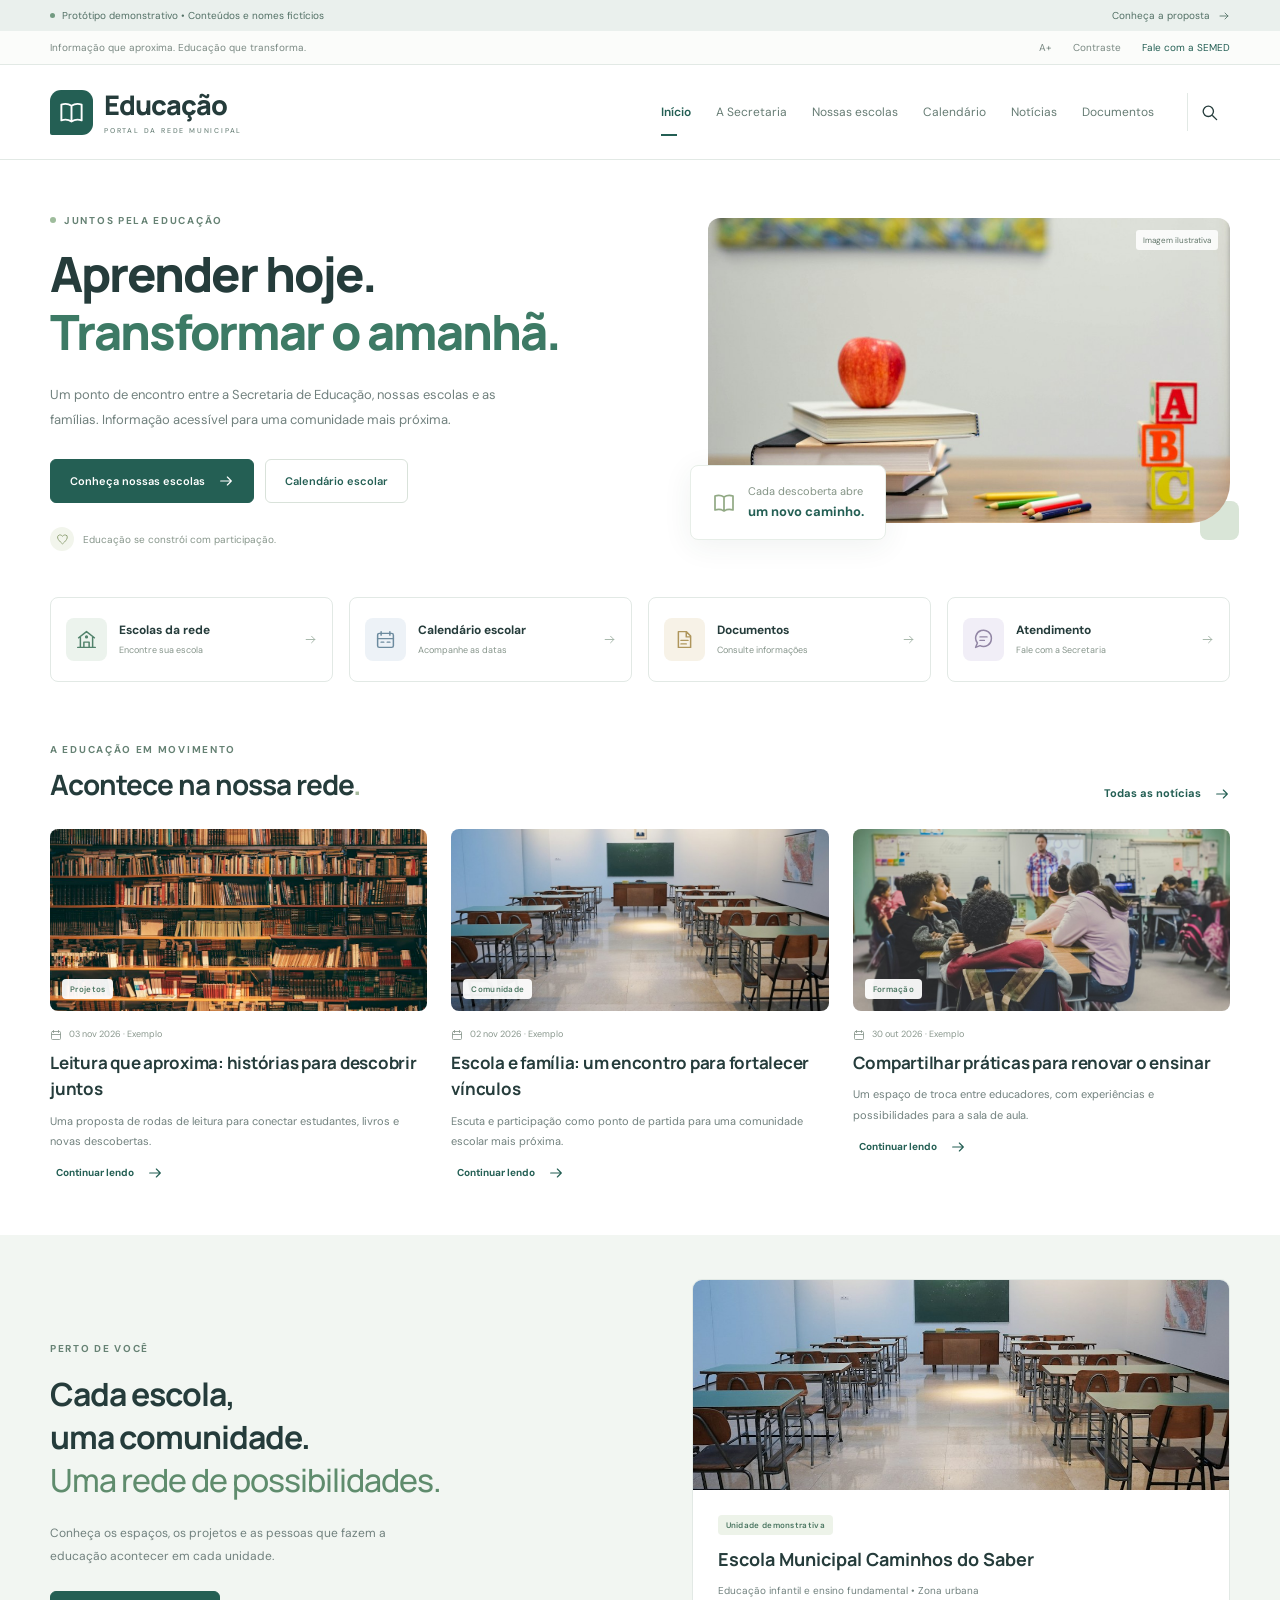
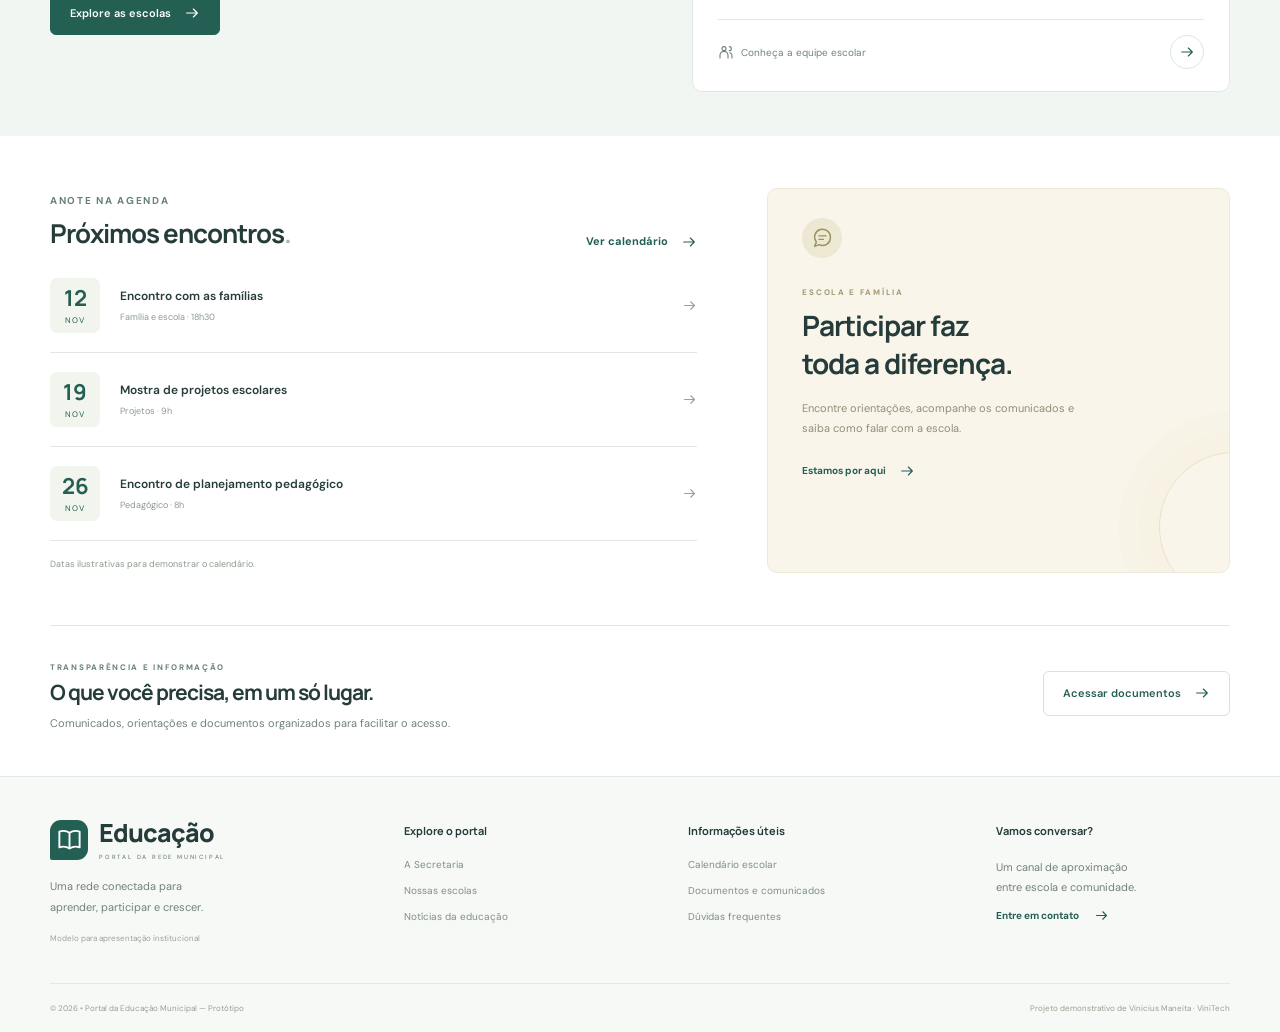
<file: index.html>
<!doctype html><html lang="pt-BR"><head><meta charset="UTF-8"><meta name="viewport" content="width=device-width,initial-scale=1"><meta name="theme-color" content="#245f54"><meta name="description" content="Protótipo de portal municipal de educação: escolas, equipe escolar, calendário, notícias e documentos para a comunidade."><title>Portal da Educação | Uma rede que transforma</title><link rel="stylesheet" href="style.css"><link rel="icon" href="favicon.svg" type="image/svg+xml"></head><body data-page="index"><a class="skip-link" href="#conteudo">Pular para o conteúdo</a><div class="demo"><div class="shell"><span><span class="status-dot"></span> Protótipo demonstrativo • Conteúdos e nomes fictícios</span><button data-project>Conheça a proposta <svg width="22" height="22" viewBox="0 0 24 24" fill="none" stroke="currentColor" stroke-width="1.7" stroke-linecap="round" stroke-linejoin="round" aria-hidden="true"><path d="M4 12h16m-6-6 6 6-6 6"/></svg></button></div></div><div class="utility"><div class="shell"><span>Informação que aproxima. Educação que transforma.</span><div><button id="font-toggle" aria-pressed="false" aria-label="Aumentar tamanho dos textos">A+</button><button id="contrast-toggle" aria-pressed="false">Contraste</button><a href="contato.html">Fale com a SEMED</a></div></div></div><header><div class="shell header-inner"><a class="brand" href="index.html"><span class="brand-icon"><svg width="22" height="22" viewBox="0 0 24 24" fill="none" stroke="currentColor" stroke-width="1.7" stroke-linecap="round" stroke-linejoin="round" aria-hidden="true"><path d="M12 6c-3-2-6-2-9-1v14c3-1 6-1 9 1 3-2 6-2 9-1V5c-3-1-6-1-9 1Zm0 0v14"/></svg></span><span>Educação<small>PORTAL DA REDE MUNICIPAL</small></span></a><button class="menu-toggle" aria-label="Menu de navegação" aria-expanded="false" aria-controls="navigation"><svg width="22" height="22" viewBox="0 0 24 24" fill="none" stroke="currentColor" stroke-width="1.7" stroke-linecap="round" stroke-linejoin="round" aria-hidden="true"><path d="M4 6h16M4 12h16M4 18h16"/></svg><span>Menu</span></button><nav id="navigation" aria-label="Navegação principal"><a href="index.html" aria-current="page">Início</a><a href="secretaria.html" >A Secretaria</a><a href="escolas.html" >Nossas escolas</a><a href="calendario.html" >Calendário</a><a href="noticias.html" >Notícias</a><a href="documentos.html" >Documentos</a></nav><button class="search-trigger icon-button" data-search aria-label="Buscar no portal"><svg width="22" height="22" viewBox="0 0 24 24" fill="none" stroke="currentColor" stroke-width="1.7" stroke-linecap="round" stroke-linejoin="round" aria-hidden="true"><circle cx="10.5" cy="10.5" r="6.5"/><path d="m16 16 5 5"/></svg></button></div></header><main id="conteudo"><section class="hero shell"><div class="hero-copy"><span class="eyebrow"><i></i> Juntos pela educação</span><h1>Aprender hoje.<br><em>Transformar o amanhã.</em></h1><p>Um ponto de encontro entre a Secretaria de Educação, nossas escolas e as famílias. Informação acessível para uma comunidade mais próxima.</p><div class="hero-actions"><a href="escolas.html" class="button primary">Conheça nossas escolas <svg width="22" height="22" viewBox="0 0 24 24" fill="none" stroke="currentColor" stroke-width="1.7" stroke-linecap="round" stroke-linejoin="round" aria-hidden="true"><path d="M4 12h16m-6-6 6 6-6 6"/></svg></a><a href="calendario.html" class="button secondary">Calendário escolar</a></div><div class="hero-caption"><span class="mini-icon"><svg width="22" height="22" viewBox="0 0 24 24" fill="none" stroke="currentColor" stroke-width="1.7" stroke-linecap="round" stroke-linejoin="round" aria-hidden="true"><path d="M20 5c-3-3-6-1-8 1-2-2-5-4-8-1-5 5 8 15 8 15S25 10 20 5Z"/></svg></span> Educação se constrói com participação.</div></div><div class="hero-media"><img src="assets/hero.jpg" alt="Materiais e atividades de aprendizagem — fotografia ilustrativa" fetchpriority="high"><span class="image-credit">Imagem ilustrativa</span><div class="hero-image-caption"><svg width="22" height="22" viewBox="0 0 24 24" fill="none" stroke="currentColor" stroke-width="1.7" stroke-linecap="round" stroke-linejoin="round" aria-hidden="true"><path d="M12 6c-3-2-6-2-9-1v14c3-1 6-1 9 1 3-2 6-2 9-1V5c-3-1-6-1-9 1Zm0 0v14"/></svg><span>Cada descoberta abre<br><strong>um novo caminho.</strong></span></div><span class="decorative-squares" aria-hidden="true"></span></div></section><section class="shell quick-links" aria-label="Acessos rápidos"><a class="quick-card" href="escolas.html"><span class="quick-icon"><svg width="22" height="22" viewBox="0 0 24 24" fill="none" stroke="currentColor" stroke-width="1.7" stroke-linecap="round" stroke-linejoin="round" aria-hidden="true"><path d="m3 10 9-7 9 7M5 9v12h14V9M9 21v-6h6v6M2 21h20"/><circle cx="12" cy="9" r="1"/></svg></span><span><strong>Escolas da rede</strong><small>Encontre sua escola</small></span><svg width="22" height="22" viewBox="0 0 24 24" fill="none" stroke="currentColor" stroke-width="1.7" stroke-linecap="round" stroke-linejoin="round" aria-hidden="true"><path d="M4 12h16m-6-6 6 6-6 6"/></svg></a><a class="quick-card" href="calendario.html"><span class="quick-icon"><svg width="22" height="22" viewBox="0 0 24 24" fill="none" stroke="currentColor" stroke-width="1.7" stroke-linecap="round" stroke-linejoin="round" aria-hidden="true"><rect x="3" y="5" width="18" height="16" rx="2"/><path d="M7 3v4M17 3v4M3 11h18M7 15h3M14 15h3"/></svg></span><span><strong>Calendário escolar</strong><small>Acompanhe as datas</small></span><svg width="22" height="22" viewBox="0 0 24 24" fill="none" stroke="currentColor" stroke-width="1.7" stroke-linecap="round" stroke-linejoin="round" aria-hidden="true"><path d="M4 12h16m-6-6 6 6-6 6"/></svg></a><a class="quick-card" href="documentos.html"><span class="quick-icon"><svg width="22" height="22" viewBox="0 0 24 24" fill="none" stroke="currentColor" stroke-width="1.7" stroke-linecap="round" stroke-linejoin="round" aria-hidden="true"><path d="M14 3H5v18h14V8l-5-5Zm0 0v6h5M8 13h8M8 17h6"/></svg></span><span><strong>Documentos</strong><small>Consulte informações</small></span><svg width="22" height="22" viewBox="0 0 24 24" fill="none" stroke="currentColor" stroke-width="1.7" stroke-linecap="round" stroke-linejoin="round" aria-hidden="true"><path d="M4 12h16m-6-6 6 6-6 6"/></svg></a><a class="quick-card" href="contato.html"><span class="quick-icon"><svg width="22" height="22" viewBox="0 0 24 24" fill="none" stroke="currentColor" stroke-width="1.7" stroke-linecap="round" stroke-linejoin="round" aria-hidden="true"><path d="M21 11a9 9 0 0 1-13 8L3 21l2-5a9 9 0 1 1 16-5Z"/><path d="M8 9h8M8 13h5"/></svg></span><span><strong>Atendimento</strong><small>Fale com a Secretaria</small></span><svg width="22" height="22" viewBox="0 0 24 24" fill="none" stroke="currentColor" stroke-width="1.7" stroke-linecap="round" stroke-linejoin="round" aria-hidden="true"><path d="M4 12h16m-6-6 6 6-6 6"/></svg></a></section><section class="shell section home-news"><div class="section-heading"><div><span class="eyebrow">A educação em movimento</span><h2>Acontece na nossa rede<span>.</span></h2></div><a class="text-link" href="noticias.html">Todas as notícias<svg width="22" height="22" viewBox="0 0 24 24" fill="none" stroke="currentColor" stroke-width="1.7" stroke-linecap="round" stroke-linejoin="round" aria-hidden="true"><path d="M4 12h16m-6-6 6 6-6 6"/></svg></a></div><div class="news-grid" data-news="home"></div></section><section class="soft-section"><div class="shell school-feature"><div class="school-feature-copy"><span class="eyebrow">Perto de você</span><h2>Cada escola,<br>uma comunidade.<br><em>Uma rede de possibilidades.</em></h2><p>Conheça os espaços, os projetos e as pessoas que fazem a educação acontecer em cada unidade.</p><a href="escolas.html" class="button primary">Explore as escolas <svg width="22" height="22" viewBox="0 0 24 24" fill="none" stroke="currentColor" stroke-width="1.7" stroke-linecap="round" stroke-linejoin="round" aria-hidden="true"><path d="M4 12h16m-6-6 6 6-6 6"/></svg></a></div><article class="featured-school"><img src="assets/school.jpg" alt="Sala de aula — imagem ilustrativa" loading="lazy"><div><span class="tag">Unidade demonstrativa</span><h3>Escola Municipal Caminhos do Saber</h3><p>Educação infantil e ensino fundamental • Zona urbana</p><div class="school-bottom"><span><svg width="22" height="22" viewBox="0 0 24 24" fill="none" stroke="currentColor" stroke-width="1.7" stroke-linecap="round" stroke-linejoin="round" aria-hidden="true"><circle cx="9" cy="7" r="3"/><path d="M3 21v-4a6 6 0 0 1 12 0v4M17 4a3 3 0 0 1 0 6M18 13a5 5 0 0 1 3 5v3"/></svg> Conheça a equipe escolar</span><a href="escola.html?id=caminhos" class="round-link" aria-label="Conhecer a Escola Caminhos do Saber"><svg width="22" height="22" viewBox="0 0 24 24" fill="none" stroke="currentColor" stroke-width="1.7" stroke-linecap="round" stroke-linejoin="round" aria-hidden="true"><path d="M4 12h16m-6-6 6 6-6 6"/></svg></a></div></div></article></div></section><section class="shell section agenda-home"><div><div class="section-heading"><div><span class="eyebrow">Anote na agenda</span><h2>Próximos encontros<span>.</span></h2></div><a class="text-link" href="calendario.html">Ver calendário<svg width="22" height="22" viewBox="0 0 24 24" fill="none" stroke="currentColor" stroke-width="1.7" stroke-linecap="round" stroke-linejoin="round" aria-hidden="true"><path d="M4 12h16m-6-6 6 6-6 6"/></svg></a></div><div class="agenda-list" id="home-agenda"></div><p class="demo-footnote">Datas ilustrativas para demonstrar o calendário.</p></div><aside class="family-card"><span class="family-icon"><svg width="22" height="22" viewBox="0 0 24 24" fill="none" stroke="currentColor" stroke-width="1.7" stroke-linecap="round" stroke-linejoin="round" aria-hidden="true"><path d="M21 11a9 9 0 0 1-13 8L3 21l2-5a9 9 0 1 1 16-5Z"/><path d="M8 9h8M8 13h5"/></svg></span><span class="eyebrow">Escola e família</span><h2>Participar faz<br>toda a diferença.</h2><p>Encontre orientações, acompanhe os comunicados e saiba como falar com a escola.</p><a href="contato.html" class="text-link">Estamos por aqui <svg width="22" height="22" viewBox="0 0 24 24" fill="none" stroke="currentColor" stroke-width="1.7" stroke-linecap="round" stroke-linejoin="round" aria-hidden="true"><path d="M4 12h16m-6-6 6 6-6 6"/></svg></a><span class="family-lines" aria-hidden="true"></span></aside></section><section class="shell final-call"><div><span class="eyebrow">Transparência e informação</span><h2>O que você precisa, em um só lugar.</h2><p>Comunicados, orientações e documentos organizados para facilitar o acesso.</p></div><a href="documentos.html" class="button secondary">Acessar documentos <svg width="22" height="22" viewBox="0 0 24 24" fill="none" stroke="currentColor" stroke-width="1.7" stroke-linecap="round" stroke-linejoin="round" aria-hidden="true"><path d="M4 12h16m-6-6 6 6-6 6"/></svg></a></section></main><footer><div class="shell footer-grid"><div><a href="index.html" class="brand"><span class="brand-icon"><svg width="22" height="22" viewBox="0 0 24 24" fill="none" stroke="currentColor" stroke-width="1.7" stroke-linecap="round" stroke-linejoin="round" aria-hidden="true"><path d="M12 6c-3-2-6-2-9-1v14c3-1 6-1 9 1 3-2 6-2 9-1V5c-3-1-6-1-9 1Zm0 0v14"/></svg></span><span>Educação<small>PORTAL DA REDE MUNICIPAL</small></span></a><p>Uma rede conectada para<br>aprender, participar e crescer.</p><span class="footer-demo">Modelo para apresentação institucional</span></div><div><h3>Explore o portal</h3><a href="secretaria.html">A Secretaria</a><a href="escolas.html">Nossas escolas</a><a href="noticias.html">Notícias da educação</a></div><div><h3>Informações úteis</h3><a href="calendario.html">Calendário escolar</a><a href="documentos.html">Documentos e comunicados</a><a href="contato.html#duvidas">Dúvidas frequentes</a></div><div><h3>Vamos conversar?</h3><p>Um canal de aproximação<br>entre escola e comunidade.</p><a class="footer-contact" href="contato.html">Entre em contato <svg width="22" height="22" viewBox="0 0 24 24" fill="none" stroke="currentColor" stroke-width="1.7" stroke-linecap="round" stroke-linejoin="round" aria-hidden="true"><path d="M4 12h16m-6-6 6 6-6 6"/></svg></a></div></div><div class="shell footer-bottom"><span>© 2026 • Portal da Educação Municipal — Protótipo</span><span>Projeto demonstrativo de Vinicius Maneita · ViniTech</span></div></footer><dialog id="content-dialog" class="content-dialog" aria-labelledby="dialog-title"><button class="icon-button close-dialog" data-close="content-dialog" aria-label="Fechar janela"><svg width="22" height="22" viewBox="0 0 24 24" fill="none" stroke="currentColor" stroke-width="1.7" stroke-linecap="round" stroke-linejoin="round" aria-hidden="true"><path d="m6 6 12 12M6 18 18 6"/></svg></button><div id="dialog-content"></div></dialog><dialog id="search-dialog" class="search-dialog" aria-labelledby="search-title"><button class="icon-button close-dialog" data-close="search-dialog" aria-label="Fechar busca"><svg width="22" height="22" viewBox="0 0 24 24" fill="none" stroke="currentColor" stroke-width="1.7" stroke-linecap="round" stroke-linejoin="round" aria-hidden="true"><path d="m6 6 12 12M6 18 18 6"/></svg></button><span class="eyebrow">Encontre no portal</span><h2 id="search-title">Como podemos ajudar?</h2><label class="sr-only" for="portal-search">Digite o que procura</label><div class="search-field"><svg width="22" height="22" viewBox="0 0 24 24" fill="none" stroke="currentColor" stroke-width="1.7" stroke-linecap="round" stroke-linejoin="round" aria-hidden="true"><circle cx="10.5" cy="10.5" r="6.5"/><path d="m16 16 5 5"/></svg><input id="portal-search" type="search" placeholder="Busque escolas, notícias ou documentos..."></div><div id="search-results" aria-live="polite"></div></dialog><script src="data.js"></script><script src="app.js"></script></body></html>
</file>
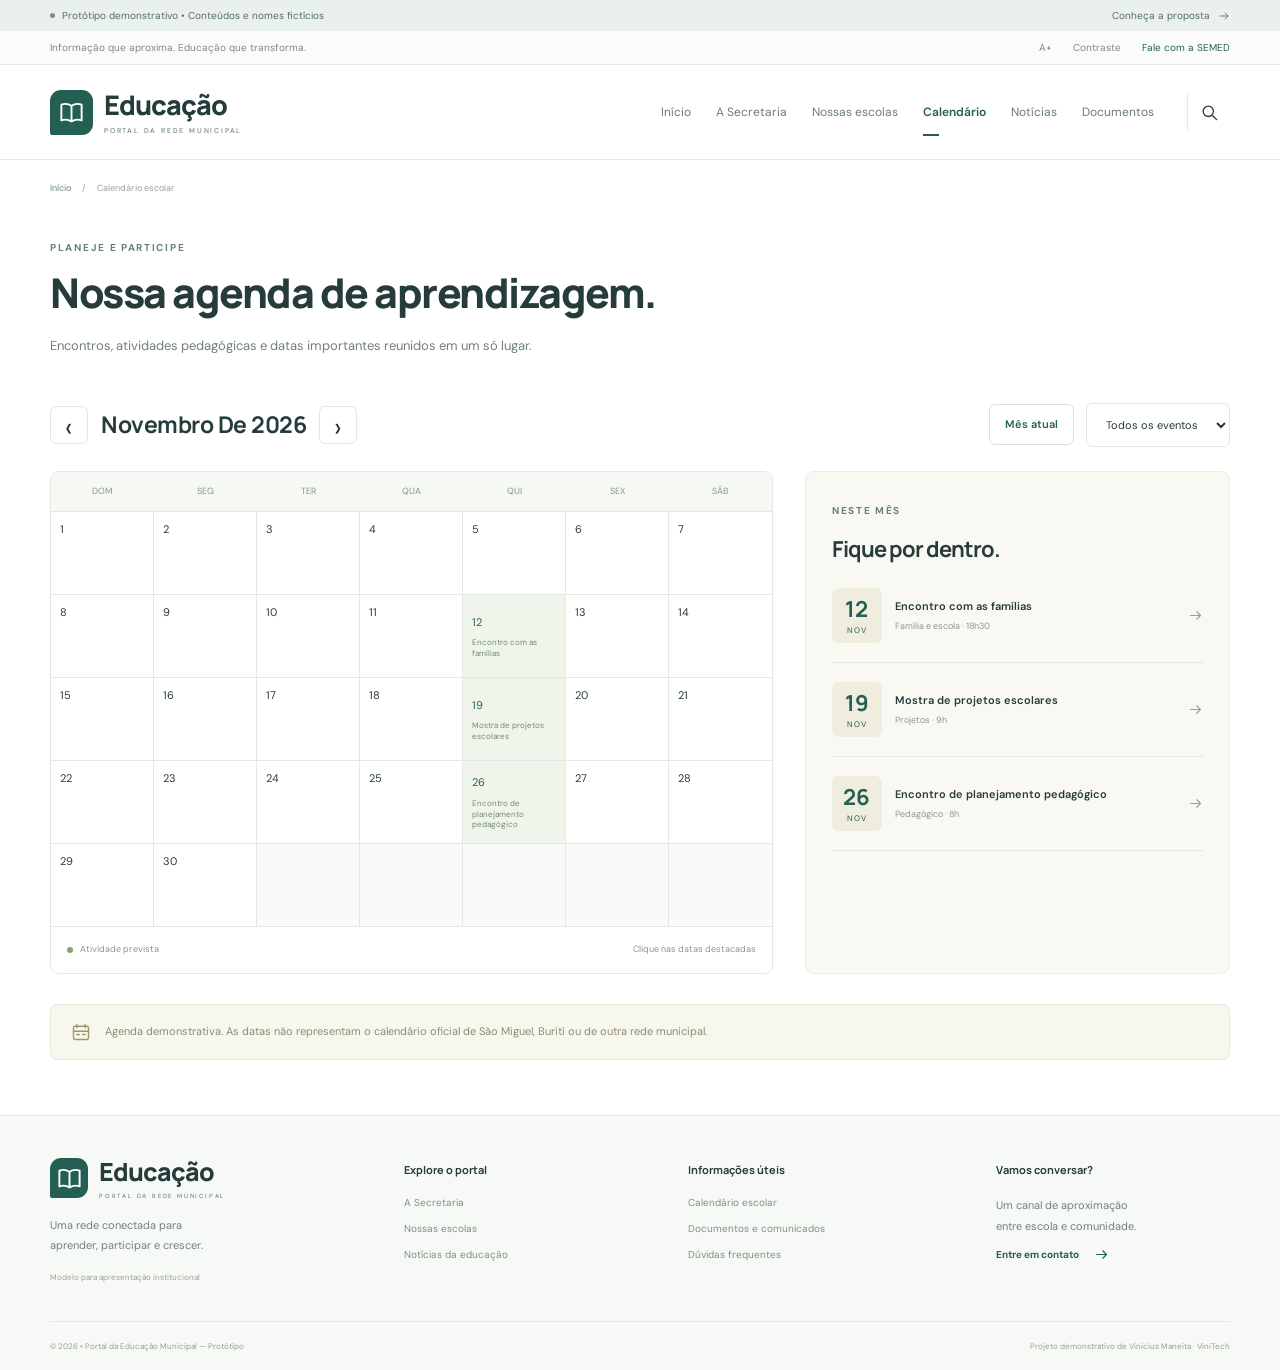
<file: calendario.html>
<!doctype html><html lang="pt-BR"><head><meta charset="UTF-8"><meta name="viewport" content="width=device-width,initial-scale=1"><meta name="theme-color" content="#245f54"><meta name="description" content="Protótipo de portal municipal de educação: escolas, equipe escolar, calendário, notícias e documentos para a comunidade."><title>Calendário escolar | Portal da Educação</title><link rel="stylesheet" href="style.css"><link rel="icon" href="favicon.svg" type="image/svg+xml"></head><body data-page="calendario"><a class="skip-link" href="#conteudo">Pular para o conteúdo</a><div class="demo"><div class="shell"><span><span class="status-dot"></span> Protótipo demonstrativo • Conteúdos e nomes fictícios</span><button data-project>Conheça a proposta <svg width="22" height="22" viewBox="0 0 24 24" fill="none" stroke="currentColor" stroke-width="1.7" stroke-linecap="round" stroke-linejoin="round" aria-hidden="true"><path d="M4 12h16m-6-6 6 6-6 6"/></svg></button></div></div><div class="utility"><div class="shell"><span>Informação que aproxima. Educação que transforma.</span><div><button id="font-toggle" aria-pressed="false" aria-label="Aumentar tamanho dos textos">A+</button><button id="contrast-toggle" aria-pressed="false">Contraste</button><a href="contato.html">Fale com a SEMED</a></div></div></div><header><div class="shell header-inner"><a class="brand" href="index.html"><span class="brand-icon"><svg width="22" height="22" viewBox="0 0 24 24" fill="none" stroke="currentColor" stroke-width="1.7" stroke-linecap="round" stroke-linejoin="round" aria-hidden="true"><path d="M12 6c-3-2-6-2-9-1v14c3-1 6-1 9 1 3-2 6-2 9-1V5c-3-1-6-1-9 1Zm0 0v14"/></svg></span><span>Educação<small>PORTAL DA REDE MUNICIPAL</small></span></a><button class="menu-toggle" aria-label="Menu de navegação" aria-expanded="false" aria-controls="navigation"><svg width="22" height="22" viewBox="0 0 24 24" fill="none" stroke="currentColor" stroke-width="1.7" stroke-linecap="round" stroke-linejoin="round" aria-hidden="true"><path d="M4 6h16M4 12h16M4 18h16"/></svg><span>Menu</span></button><nav id="navigation" aria-label="Navegação principal"><a href="index.html" >Início</a><a href="secretaria.html" >A Secretaria</a><a href="escolas.html" >Nossas escolas</a><a href="calendario.html" aria-current="page">Calendário</a><a href="noticias.html" >Notícias</a><a href="documentos.html" >Documentos</a></nav><button class="search-trigger icon-button" data-search aria-label="Buscar no portal"><svg width="22" height="22" viewBox="0 0 24 24" fill="none" stroke="currentColor" stroke-width="1.7" stroke-linecap="round" stroke-linejoin="round" aria-hidden="true"><circle cx="10.5" cy="10.5" r="6.5"/><path d="m16 16 5 5"/></svg></button></div></header><main id="conteudo"><div class="shell breadcrumb"><a href="index.html">Início</a><span>/</span><span>Calendário escolar</span></div><section class="page-intro shell"><span class="eyebrow">Planeje e participe</span><h1>Nossa agenda de aprendizagem.</h1><p>Encontros, atividades pedagógicas e datas importantes reunidos em um só lugar.</p></section><section class="shell calendar-section"><div class="calendar-toolbar"><div class="calendar-switch"><button class="icon-button" id="prev-month" aria-label="Mês anterior">‹</button><h2 id="calendar-title"></h2><button class="icon-button" id="next-month" aria-label="Próximo mês">›</button></div><div><button class="button secondary compact" id="calendar-today">Mês atual</button><label class="sr-only" for="event-category">Categoria do evento</label><select id="event-category"><option value="Todos">Todos os eventos</option><option>Família e escola</option><option>Projetos</option><option>Pedagógico</option></select></div></div><div class="calendar-layout"><div class="calendar-card"><div class="weekdays" aria-hidden="true"><span>DOM</span><span>SEG</span><span>TER</span><span>QUA</span><span>QUI</span><span>SEX</span><span>SÁB</span></div><div id="calendar-grid" class="calendar-grid"></div><div class="calendar-legend"><span><i class="event-dot"></i> Atividade prevista</span><span>Clique nas datas destacadas</span></div></div><aside class="month-agenda"><span class="eyebrow">Neste mês</span><h2>Fique por dentro.</h2><div id="month-events"></div></aside></div><div class="notice"><svg width="22" height="22" viewBox="0 0 24 24" fill="none" stroke="currentColor" stroke-width="1.7" stroke-linecap="round" stroke-linejoin="round" aria-hidden="true"><rect x="3" y="5" width="18" height="16" rx="2"/><path d="M7 3v4M17 3v4M3 11h18M7 15h3M14 15h3"/></svg><p>Agenda demonstrativa. As datas não representam o calendário oficial de São Miguel, Buriti ou de outra rede municipal.</p></div></section></main><footer><div class="shell footer-grid"><div><a href="index.html" class="brand"><span class="brand-icon"><svg width="22" height="22" viewBox="0 0 24 24" fill="none" stroke="currentColor" stroke-width="1.7" stroke-linecap="round" stroke-linejoin="round" aria-hidden="true"><path d="M12 6c-3-2-6-2-9-1v14c3-1 6-1 9 1 3-2 6-2 9-1V5c-3-1-6-1-9 1Zm0 0v14"/></svg></span><span>Educação<small>PORTAL DA REDE MUNICIPAL</small></span></a><p>Uma rede conectada para<br>aprender, participar e crescer.</p><span class="footer-demo">Modelo para apresentação institucional</span></div><div><h3>Explore o portal</h3><a href="secretaria.html">A Secretaria</a><a href="escolas.html">Nossas escolas</a><a href="noticias.html">Notícias da educação</a></div><div><h3>Informações úteis</h3><a href="calendario.html">Calendário escolar</a><a href="documentos.html">Documentos e comunicados</a><a href="contato.html#duvidas">Dúvidas frequentes</a></div><div><h3>Vamos conversar?</h3><p>Um canal de aproximação<br>entre escola e comunidade.</p><a class="footer-contact" href="contato.html">Entre em contato <svg width="22" height="22" viewBox="0 0 24 24" fill="none" stroke="currentColor" stroke-width="1.7" stroke-linecap="round" stroke-linejoin="round" aria-hidden="true"><path d="M4 12h16m-6-6 6 6-6 6"/></svg></a></div></div><div class="shell footer-bottom"><span>© 2026 • Portal da Educação Municipal — Protótipo</span><span>Projeto demonstrativo de Vinicius Maneita · ViniTech</span></div></footer><dialog id="content-dialog" class="content-dialog" aria-labelledby="dialog-title"><button class="icon-button close-dialog" data-close="content-dialog" aria-label="Fechar janela"><svg width="22" height="22" viewBox="0 0 24 24" fill="none" stroke="currentColor" stroke-width="1.7" stroke-linecap="round" stroke-linejoin="round" aria-hidden="true"><path d="m6 6 12 12M6 18 18 6"/></svg></button><div id="dialog-content"></div></dialog><dialog id="search-dialog" class="search-dialog" aria-labelledby="search-title"><button class="icon-button close-dialog" data-close="search-dialog" aria-label="Fechar busca"><svg width="22" height="22" viewBox="0 0 24 24" fill="none" stroke="currentColor" stroke-width="1.7" stroke-linecap="round" stroke-linejoin="round" aria-hidden="true"><path d="m6 6 12 12M6 18 18 6"/></svg></button><span class="eyebrow">Encontre no portal</span><h2 id="search-title">Como podemos ajudar?</h2><label class="sr-only" for="portal-search">Digite o que procura</label><div class="search-field"><svg width="22" height="22" viewBox="0 0 24 24" fill="none" stroke="currentColor" stroke-width="1.7" stroke-linecap="round" stroke-linejoin="round" aria-hidden="true"><circle cx="10.5" cy="10.5" r="6.5"/><path d="m16 16 5 5"/></svg><input id="portal-search" type="search" placeholder="Busque escolas, notícias ou documentos..."></div><div id="search-results" aria-live="polite"></div></dialog><script src="data.js"></script><script src="app.js"></script></body></html>
</file>
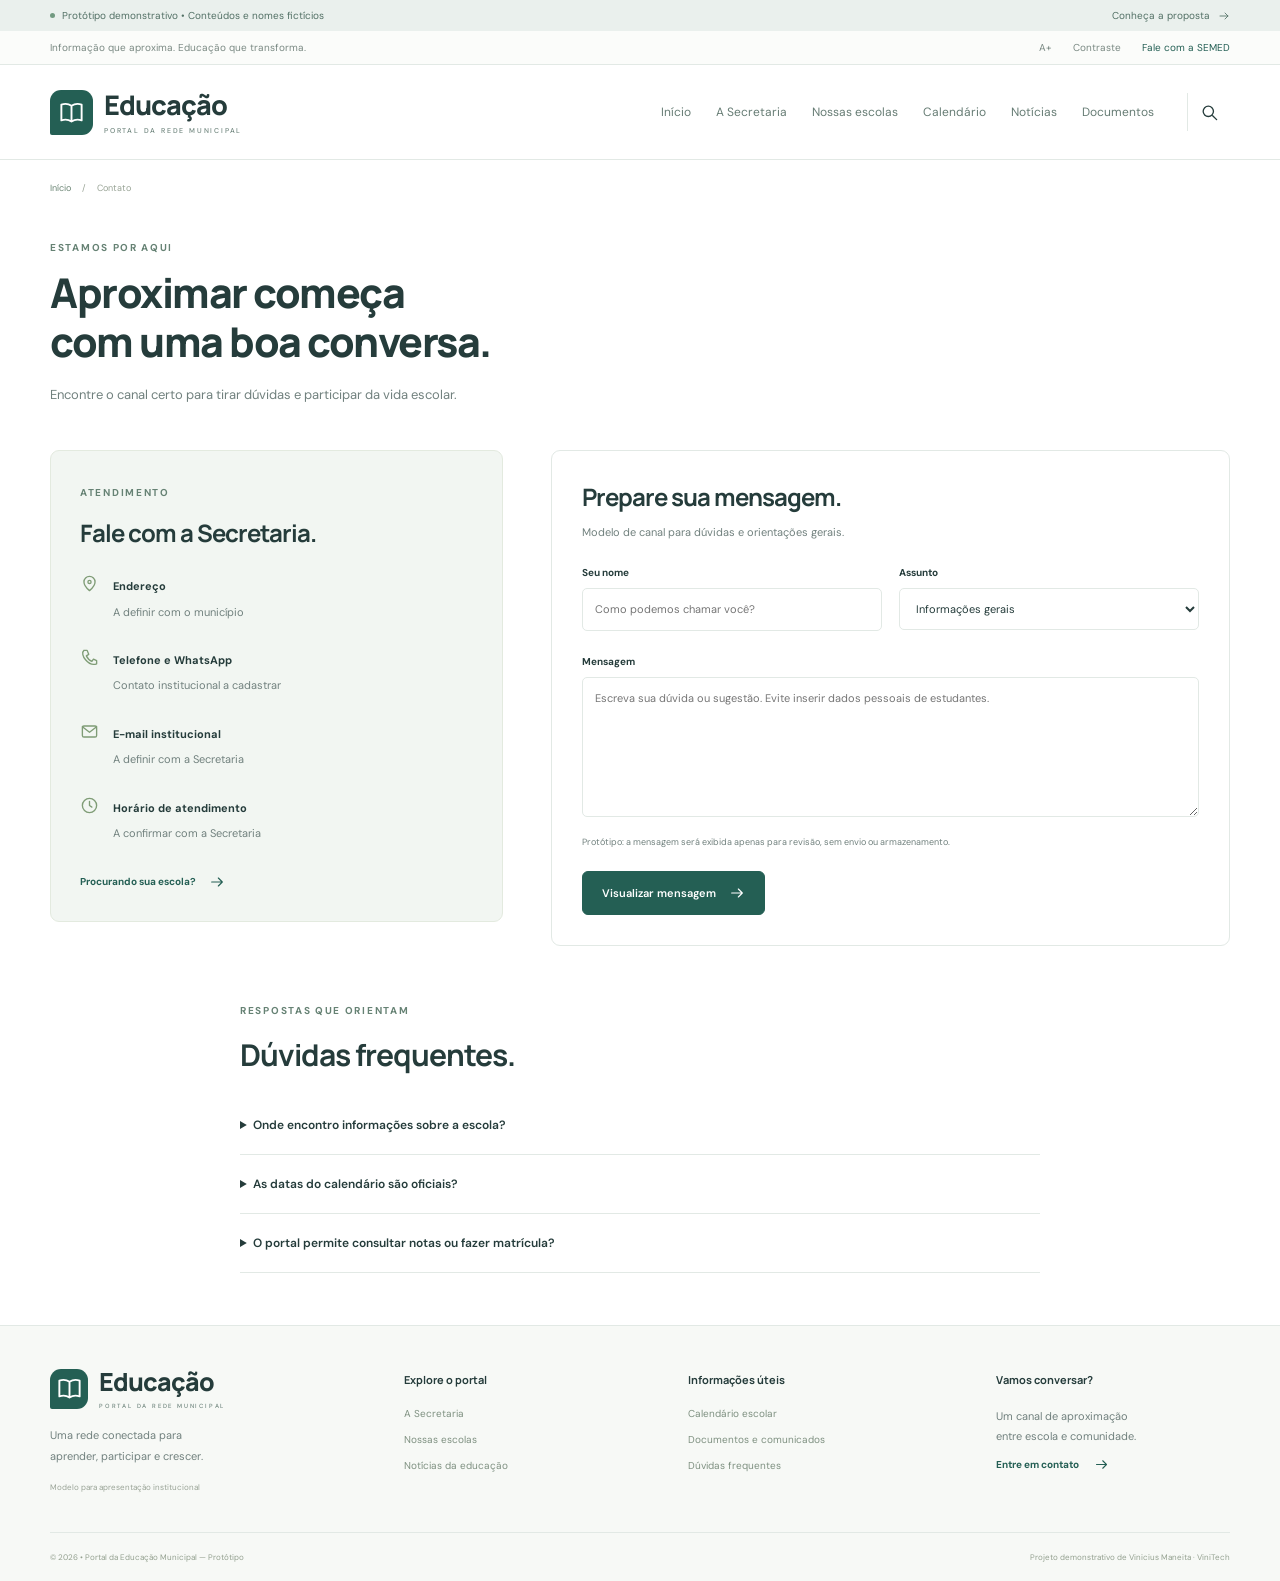
<file: contato.html>
<!doctype html><html lang="pt-BR"><head><meta charset="UTF-8"><meta name="viewport" content="width=device-width,initial-scale=1"><meta name="theme-color" content="#245f54"><meta name="description" content="Protótipo de portal municipal de educação: escolas, equipe escolar, calendário, notícias e documentos para a comunidade."><title>Contato | Portal da Educação</title><link rel="stylesheet" href="style.css"><link rel="icon" href="favicon.svg" type="image/svg+xml"></head><body data-page="contato"><a class="skip-link" href="#conteudo">Pular para o conteúdo</a><div class="demo"><div class="shell"><span><span class="status-dot"></span> Protótipo demonstrativo • Conteúdos e nomes fictícios</span><button data-project>Conheça a proposta <svg width="22" height="22" viewBox="0 0 24 24" fill="none" stroke="currentColor" stroke-width="1.7" stroke-linecap="round" stroke-linejoin="round" aria-hidden="true"><path d="M4 12h16m-6-6 6 6-6 6"/></svg></button></div></div><div class="utility"><div class="shell"><span>Informação que aproxima. Educação que transforma.</span><div><button id="font-toggle" aria-pressed="false" aria-label="Aumentar tamanho dos textos">A+</button><button id="contrast-toggle" aria-pressed="false">Contraste</button><a href="contato.html">Fale com a SEMED</a></div></div></div><header><div class="shell header-inner"><a class="brand" href="index.html"><span class="brand-icon"><svg width="22" height="22" viewBox="0 0 24 24" fill="none" stroke="currentColor" stroke-width="1.7" stroke-linecap="round" stroke-linejoin="round" aria-hidden="true"><path d="M12 6c-3-2-6-2-9-1v14c3-1 6-1 9 1 3-2 6-2 9-1V5c-3-1-6-1-9 1Zm0 0v14"/></svg></span><span>Educação<small>PORTAL DA REDE MUNICIPAL</small></span></a><button class="menu-toggle" aria-label="Menu de navegação" aria-expanded="false" aria-controls="navigation"><svg width="22" height="22" viewBox="0 0 24 24" fill="none" stroke="currentColor" stroke-width="1.7" stroke-linecap="round" stroke-linejoin="round" aria-hidden="true"><path d="M4 6h16M4 12h16M4 18h16"/></svg><span>Menu</span></button><nav id="navigation" aria-label="Navegação principal"><a href="index.html" >Início</a><a href="secretaria.html" >A Secretaria</a><a href="escolas.html" >Nossas escolas</a><a href="calendario.html" >Calendário</a><a href="noticias.html" >Notícias</a><a href="documentos.html" >Documentos</a></nav><button class="search-trigger icon-button" data-search aria-label="Buscar no portal"><svg width="22" height="22" viewBox="0 0 24 24" fill="none" stroke="currentColor" stroke-width="1.7" stroke-linecap="round" stroke-linejoin="round" aria-hidden="true"><circle cx="10.5" cy="10.5" r="6.5"/><path d="m16 16 5 5"/></svg></button></div></header><main id="conteudo"><div class="shell breadcrumb"><a href="index.html">Início</a><span>/</span><span>Contato</span></div><section class="page-intro shell"><span class="eyebrow">Estamos por aqui</span><h1>Aproximar começa<br>com uma boa conversa.</h1><p>Encontre o canal certo para tirar dúvidas e participar da vida escolar.</p></section><section class="shell section contact-layout"><aside class="contact-info"><span class="eyebrow">Atendimento</span><h2>Fale com a Secretaria.</h2><div><svg width="22" height="22" viewBox="0 0 24 24" fill="none" stroke="currentColor" stroke-width="1.7" stroke-linecap="round" stroke-linejoin="round" aria-hidden="true"><path d="M19 10c0 5-7 11-7 11S5 15 5 10a7 7 0 1 1 14 0Z"/><circle cx="12" cy="10" r="2"/></svg><span><strong>Endereço</strong><p>A definir com o município</p></span></div><div><svg width="22" height="22" viewBox="0 0 24 24" fill="none" stroke="currentColor" stroke-width="1.7" stroke-linecap="round" stroke-linejoin="round" aria-hidden="true"><path d="M5 3h4l2 5-3 2c2 4 4 6 7 7l2-3 4 2v4c-10 4-22-12-16-17Z"/></svg><span><strong>Telefone e WhatsApp</strong><p>Contato institucional a cadastrar</p></span></div><div><svg width="22" height="22" viewBox="0 0 24 24" fill="none" stroke="currentColor" stroke-width="1.7" stroke-linecap="round" stroke-linejoin="round" aria-hidden="true"><rect x="3" y="5" width="18" height="14" rx="2"/><path d="m3 6 9 7 9-7"/></svg><span><strong>E-mail institucional</strong><p>A definir com a Secretaria</p></span></div><div><svg width="22" height="22" viewBox="0 0 24 24" fill="none" stroke="currentColor" stroke-width="1.7" stroke-linecap="round" stroke-linejoin="round" aria-hidden="true"><circle cx="12" cy="12" r="9"/><path d="M12 7v5l3 2"/></svg><span><strong>Horário de atendimento</strong><p>A confirmar com a Secretaria</p></span></div><a href="escolas.html" class="text-link">Procurando sua escola? <svg width="22" height="22" viewBox="0 0 24 24" fill="none" stroke="currentColor" stroke-width="1.7" stroke-linecap="round" stroke-linejoin="round" aria-hidden="true"><path d="M4 12h16m-6-6 6 6-6 6"/></svg></a></aside><form class="contact-form" id="contact-form"><h2>Prepare sua mensagem.</h2><p class="form-description">Modelo de canal para dúvidas e orientações gerais.</p><div class="form-row"><div><label for="contact-name">Seu nome</label><input id="contact-name" autocomplete="name" required maxlength="100" placeholder="Como podemos chamar você?"></div><div><label for="contact-subject">Assunto</label><select id="contact-subject"><option>Informações gerais</option><option>Calendário escolar</option><option>Projetos e atividades</option><option>Documentos e comunicados</option></select></div></div><label for="contact-message">Mensagem</label><textarea id="contact-message" required maxlength="2000" placeholder="Escreva sua dúvida ou sugestão. Evite inserir dados pessoais de estudantes."></textarea><p class="form-note">Protótipo: a mensagem será exibida apenas para revisão, sem envio ou armazenamento.</p><button class="button primary" type="submit">Visualizar mensagem <svg width="22" height="22" viewBox="0 0 24 24" fill="none" stroke="currentColor" stroke-width="1.7" stroke-linecap="round" stroke-linejoin="round" aria-hidden="true"><path d="M4 12h16m-6-6 6 6-6 6"/></svg></button><div id="contact-result" role="status" hidden></div></form></section><section class="shell section faq" id="duvidas"><span class="eyebrow">Respostas que orientam</span><h2>Dúvidas frequentes.</h2><details><summary>Onde encontro informações sobre a escola?</summary><p>Na página “Nossas escolas”, selecione a unidade para conhecer sua apresentação, equipe e projetos.</p></details><details><summary>As datas do calendário são oficiais?</summary><p>Não. Este protótipo utiliza eventos e datas ilustrativos. Na versão do município, o calendário será preenchido e validado pela Secretaria.</p></details><details><summary>O portal permite consultar notas ou fazer matrícula?</summary><p>Esta proposta inicial é um portal de informação pública. Matrícula, notas e frequência podem ser avaliadas em um projeto posterior, com autenticação e proteção dos dados.</p></details></section></main><footer><div class="shell footer-grid"><div><a href="index.html" class="brand"><span class="brand-icon"><svg width="22" height="22" viewBox="0 0 24 24" fill="none" stroke="currentColor" stroke-width="1.7" stroke-linecap="round" stroke-linejoin="round" aria-hidden="true"><path d="M12 6c-3-2-6-2-9-1v14c3-1 6-1 9 1 3-2 6-2 9-1V5c-3-1-6-1-9 1Zm0 0v14"/></svg></span><span>Educação<small>PORTAL DA REDE MUNICIPAL</small></span></a><p>Uma rede conectada para<br>aprender, participar e crescer.</p><span class="footer-demo">Modelo para apresentação institucional</span></div><div><h3>Explore o portal</h3><a href="secretaria.html">A Secretaria</a><a href="escolas.html">Nossas escolas</a><a href="noticias.html">Notícias da educação</a></div><div><h3>Informações úteis</h3><a href="calendario.html">Calendário escolar</a><a href="documentos.html">Documentos e comunicados</a><a href="contato.html#duvidas">Dúvidas frequentes</a></div><div><h3>Vamos conversar?</h3><p>Um canal de aproximação<br>entre escola e comunidade.</p><a class="footer-contact" href="contato.html">Entre em contato <svg width="22" height="22" viewBox="0 0 24 24" fill="none" stroke="currentColor" stroke-width="1.7" stroke-linecap="round" stroke-linejoin="round" aria-hidden="true"><path d="M4 12h16m-6-6 6 6-6 6"/></svg></a></div></div><div class="shell footer-bottom"><span>© 2026 • Portal da Educação Municipal — Protótipo</span><span>Projeto demonstrativo de Vinicius Maneita · ViniTech</span></div></footer><dialog id="content-dialog" class="content-dialog" aria-labelledby="dialog-title"><button class="icon-button close-dialog" data-close="content-dialog" aria-label="Fechar janela"><svg width="22" height="22" viewBox="0 0 24 24" fill="none" stroke="currentColor" stroke-width="1.7" stroke-linecap="round" stroke-linejoin="round" aria-hidden="true"><path d="m6 6 12 12M6 18 18 6"/></svg></button><div id="dialog-content"></div></dialog><dialog id="search-dialog" class="search-dialog" aria-labelledby="search-title"><button class="icon-button close-dialog" data-close="search-dialog" aria-label="Fechar busca"><svg width="22" height="22" viewBox="0 0 24 24" fill="none" stroke="currentColor" stroke-width="1.7" stroke-linecap="round" stroke-linejoin="round" aria-hidden="true"><path d="m6 6 12 12M6 18 18 6"/></svg></button><span class="eyebrow">Encontre no portal</span><h2 id="search-title">Como podemos ajudar?</h2><label class="sr-only" for="portal-search">Digite o que procura</label><div class="search-field"><svg width="22" height="22" viewBox="0 0 24 24" fill="none" stroke="currentColor" stroke-width="1.7" stroke-linecap="round" stroke-linejoin="round" aria-hidden="true"><circle cx="10.5" cy="10.5" r="6.5"/><path d="m16 16 5 5"/></svg><input id="portal-search" type="search" placeholder="Busque escolas, notícias ou documentos..."></div><div id="search-results" aria-live="polite"></div></dialog><script src="data.js"></script><script src="app.js"></script></body></html>
</file>
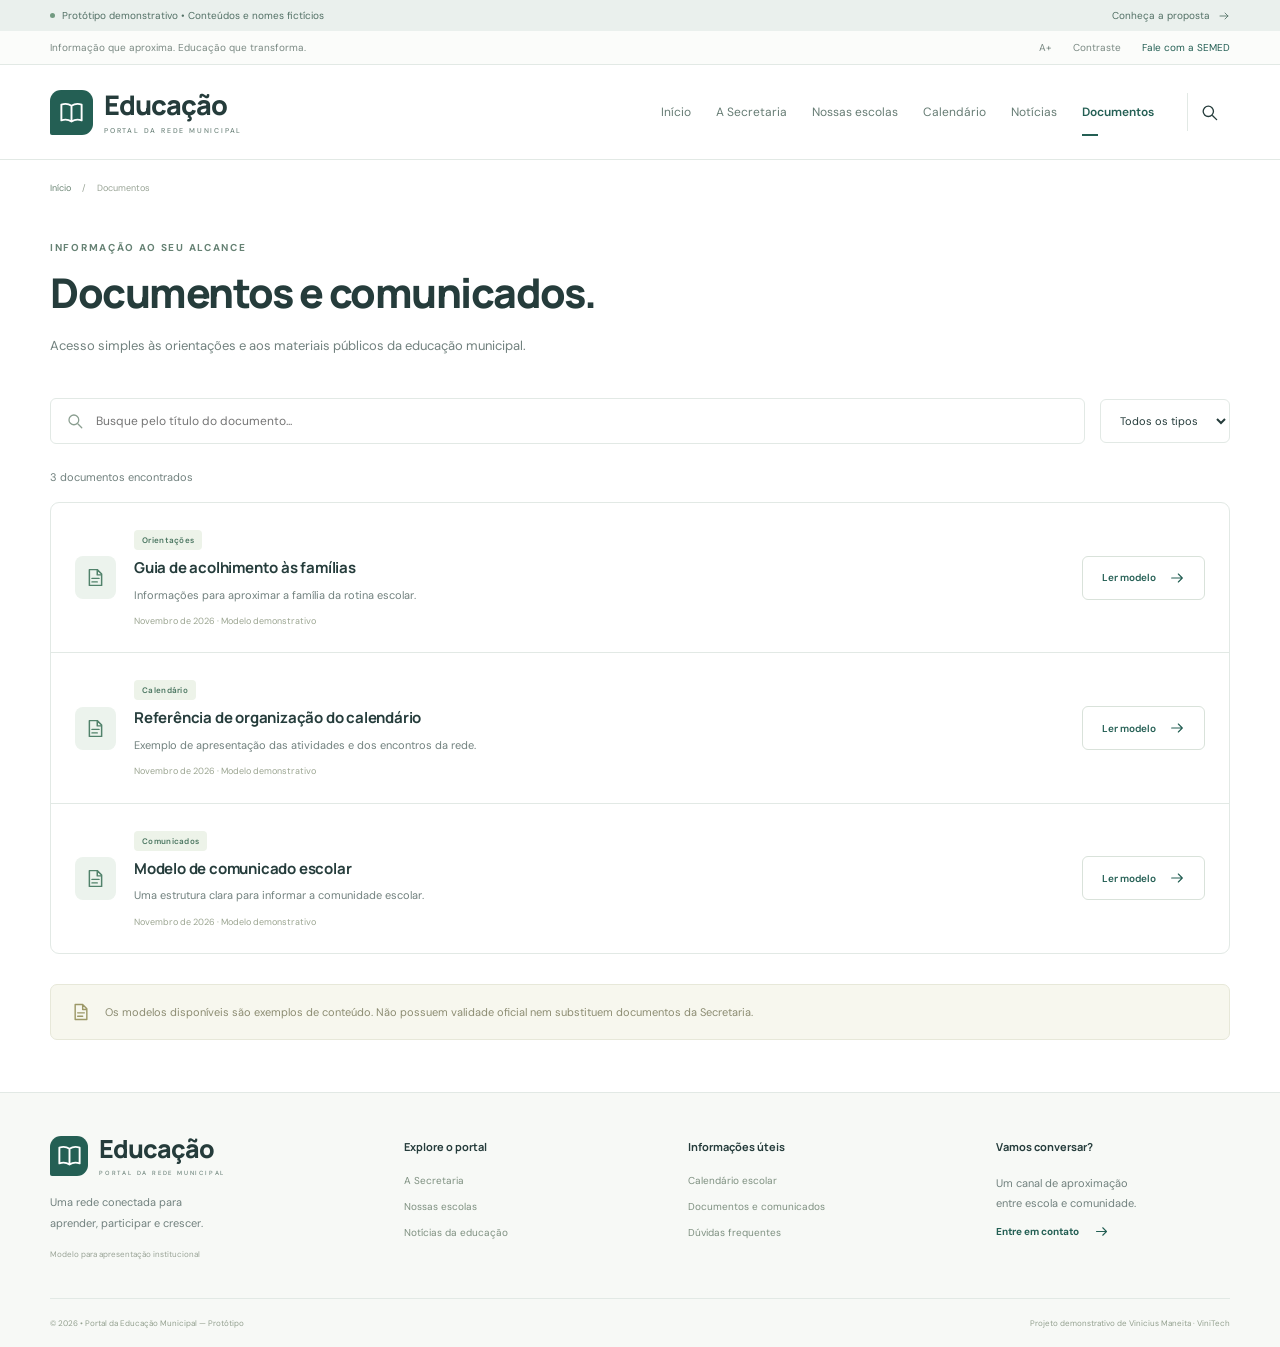
<file: documentos.html>
<!doctype html><html lang="pt-BR"><head><meta charset="UTF-8"><meta name="viewport" content="width=device-width,initial-scale=1"><meta name="theme-color" content="#245f54"><meta name="description" content="Protótipo de portal municipal de educação: escolas, equipe escolar, calendário, notícias e documentos para a comunidade."><title>Documentos | Portal da Educação</title><link rel="stylesheet" href="style.css"><link rel="icon" href="favicon.svg" type="image/svg+xml"></head><body data-page="documentos"><a class="skip-link" href="#conteudo">Pular para o conteúdo</a><div class="demo"><div class="shell"><span><span class="status-dot"></span> Protótipo demonstrativo • Conteúdos e nomes fictícios</span><button data-project>Conheça a proposta <svg width="22" height="22" viewBox="0 0 24 24" fill="none" stroke="currentColor" stroke-width="1.7" stroke-linecap="round" stroke-linejoin="round" aria-hidden="true"><path d="M4 12h16m-6-6 6 6-6 6"/></svg></button></div></div><div class="utility"><div class="shell"><span>Informação que aproxima. Educação que transforma.</span><div><button id="font-toggle" aria-pressed="false" aria-label="Aumentar tamanho dos textos">A+</button><button id="contrast-toggle" aria-pressed="false">Contraste</button><a href="contato.html">Fale com a SEMED</a></div></div></div><header><div class="shell header-inner"><a class="brand" href="index.html"><span class="brand-icon"><svg width="22" height="22" viewBox="0 0 24 24" fill="none" stroke="currentColor" stroke-width="1.7" stroke-linecap="round" stroke-linejoin="round" aria-hidden="true"><path d="M12 6c-3-2-6-2-9-1v14c3-1 6-1 9 1 3-2 6-2 9-1V5c-3-1-6-1-9 1Zm0 0v14"/></svg></span><span>Educação<small>PORTAL DA REDE MUNICIPAL</small></span></a><button class="menu-toggle" aria-label="Menu de navegação" aria-expanded="false" aria-controls="navigation"><svg width="22" height="22" viewBox="0 0 24 24" fill="none" stroke="currentColor" stroke-width="1.7" stroke-linecap="round" stroke-linejoin="round" aria-hidden="true"><path d="M4 6h16M4 12h16M4 18h16"/></svg><span>Menu</span></button><nav id="navigation" aria-label="Navegação principal"><a href="index.html" >Início</a><a href="secretaria.html" >A Secretaria</a><a href="escolas.html" >Nossas escolas</a><a href="calendario.html" >Calendário</a><a href="noticias.html" >Notícias</a><a href="documentos.html" aria-current="page">Documentos</a></nav><button class="search-trigger icon-button" data-search aria-label="Buscar no portal"><svg width="22" height="22" viewBox="0 0 24 24" fill="none" stroke="currentColor" stroke-width="1.7" stroke-linecap="round" stroke-linejoin="round" aria-hidden="true"><circle cx="10.5" cy="10.5" r="6.5"/><path d="m16 16 5 5"/></svg></button></div></header><main id="conteudo"><div class="shell breadcrumb"><a href="index.html">Início</a><span>/</span><span>Documentos</span></div><section class="page-intro shell"><span class="eyebrow">Informação ao seu alcance</span><h1>Documentos e comunicados.</h1><p>Acesso simples às orientações e aos materiais públicos da educação municipal.</p></section><section class="shell section documents-section"><div class="directory-tools"><div class="search-field"><svg width="22" height="22" viewBox="0 0 24 24" fill="none" stroke="currentColor" stroke-width="1.7" stroke-linecap="round" stroke-linejoin="round" aria-hidden="true"><circle cx="10.5" cy="10.5" r="6.5"/><path d="m16 16 5 5"/></svg><label class="sr-only" for="document-search">Buscar documento</label><input id="document-search" placeholder="Busque pelo título do documento..."></div><label class="sr-only" for="document-category">Tipo de documento</label><select id="document-category"><option value="Todos">Todos os tipos</option><option>Orientações</option><option>Calendário</option><option>Comunicados</option></select></div><p class="result-caption" id="document-count" role="status"></p><div id="document-list" class="document-list"></div><div class="notice"><svg width="22" height="22" viewBox="0 0 24 24" fill="none" stroke="currentColor" stroke-width="1.7" stroke-linecap="round" stroke-linejoin="round" aria-hidden="true"><path d="M14 3H5v18h14V8l-5-5Zm0 0v6h5M8 13h8M8 17h6"/></svg><p>Os modelos disponíveis são exemplos de conteúdo. Não possuem validade oficial nem substituem documentos da Secretaria.</p></div></section></main><footer><div class="shell footer-grid"><div><a href="index.html" class="brand"><span class="brand-icon"><svg width="22" height="22" viewBox="0 0 24 24" fill="none" stroke="currentColor" stroke-width="1.7" stroke-linecap="round" stroke-linejoin="round" aria-hidden="true"><path d="M12 6c-3-2-6-2-9-1v14c3-1 6-1 9 1 3-2 6-2 9-1V5c-3-1-6-1-9 1Zm0 0v14"/></svg></span><span>Educação<small>PORTAL DA REDE MUNICIPAL</small></span></a><p>Uma rede conectada para<br>aprender, participar e crescer.</p><span class="footer-demo">Modelo para apresentação institucional</span></div><div><h3>Explore o portal</h3><a href="secretaria.html">A Secretaria</a><a href="escolas.html">Nossas escolas</a><a href="noticias.html">Notícias da educação</a></div><div><h3>Informações úteis</h3><a href="calendario.html">Calendário escolar</a><a href="documentos.html">Documentos e comunicados</a><a href="contato.html#duvidas">Dúvidas frequentes</a></div><div><h3>Vamos conversar?</h3><p>Um canal de aproximação<br>entre escola e comunidade.</p><a class="footer-contact" href="contato.html">Entre em contato <svg width="22" height="22" viewBox="0 0 24 24" fill="none" stroke="currentColor" stroke-width="1.7" stroke-linecap="round" stroke-linejoin="round" aria-hidden="true"><path d="M4 12h16m-6-6 6 6-6 6"/></svg></a></div></div><div class="shell footer-bottom"><span>© 2026 • Portal da Educação Municipal — Protótipo</span><span>Projeto demonstrativo de Vinicius Maneita · ViniTech</span></div></footer><dialog id="content-dialog" class="content-dialog" aria-labelledby="dialog-title"><button class="icon-button close-dialog" data-close="content-dialog" aria-label="Fechar janela"><svg width="22" height="22" viewBox="0 0 24 24" fill="none" stroke="currentColor" stroke-width="1.7" stroke-linecap="round" stroke-linejoin="round" aria-hidden="true"><path d="m6 6 12 12M6 18 18 6"/></svg></button><div id="dialog-content"></div></dialog><dialog id="search-dialog" class="search-dialog" aria-labelledby="search-title"><button class="icon-button close-dialog" data-close="search-dialog" aria-label="Fechar busca"><svg width="22" height="22" viewBox="0 0 24 24" fill="none" stroke="currentColor" stroke-width="1.7" stroke-linecap="round" stroke-linejoin="round" aria-hidden="true"><path d="m6 6 12 12M6 18 18 6"/></svg></button><span class="eyebrow">Encontre no portal</span><h2 id="search-title">Como podemos ajudar?</h2><label class="sr-only" for="portal-search">Digite o que procura</label><div class="search-field"><svg width="22" height="22" viewBox="0 0 24 24" fill="none" stroke="currentColor" stroke-width="1.7" stroke-linecap="round" stroke-linejoin="round" aria-hidden="true"><circle cx="10.5" cy="10.5" r="6.5"/><path d="m16 16 5 5"/></svg><input id="portal-search" type="search" placeholder="Busque escolas, notícias ou documentos..."></div><div id="search-results" aria-live="polite"></div></dialog><script src="data.js"></script><script src="app.js"></script></body></html>
</file>
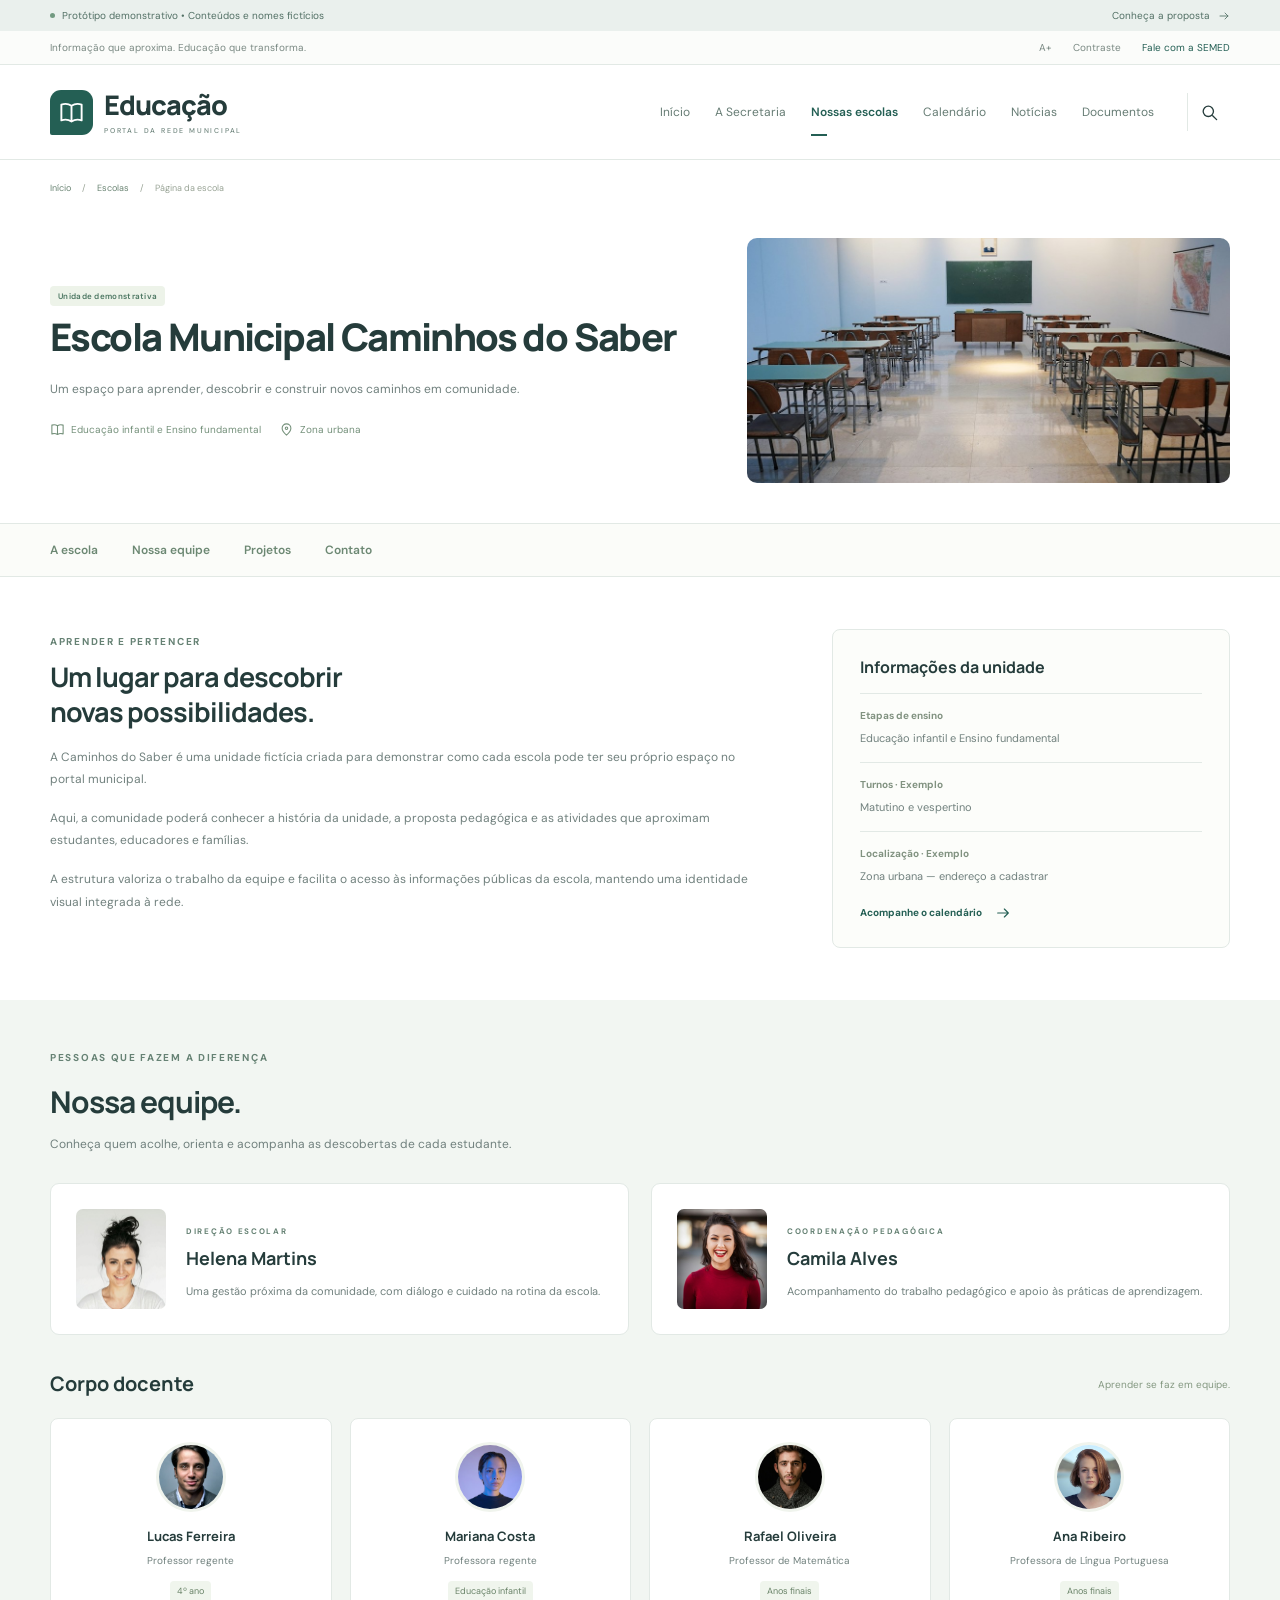
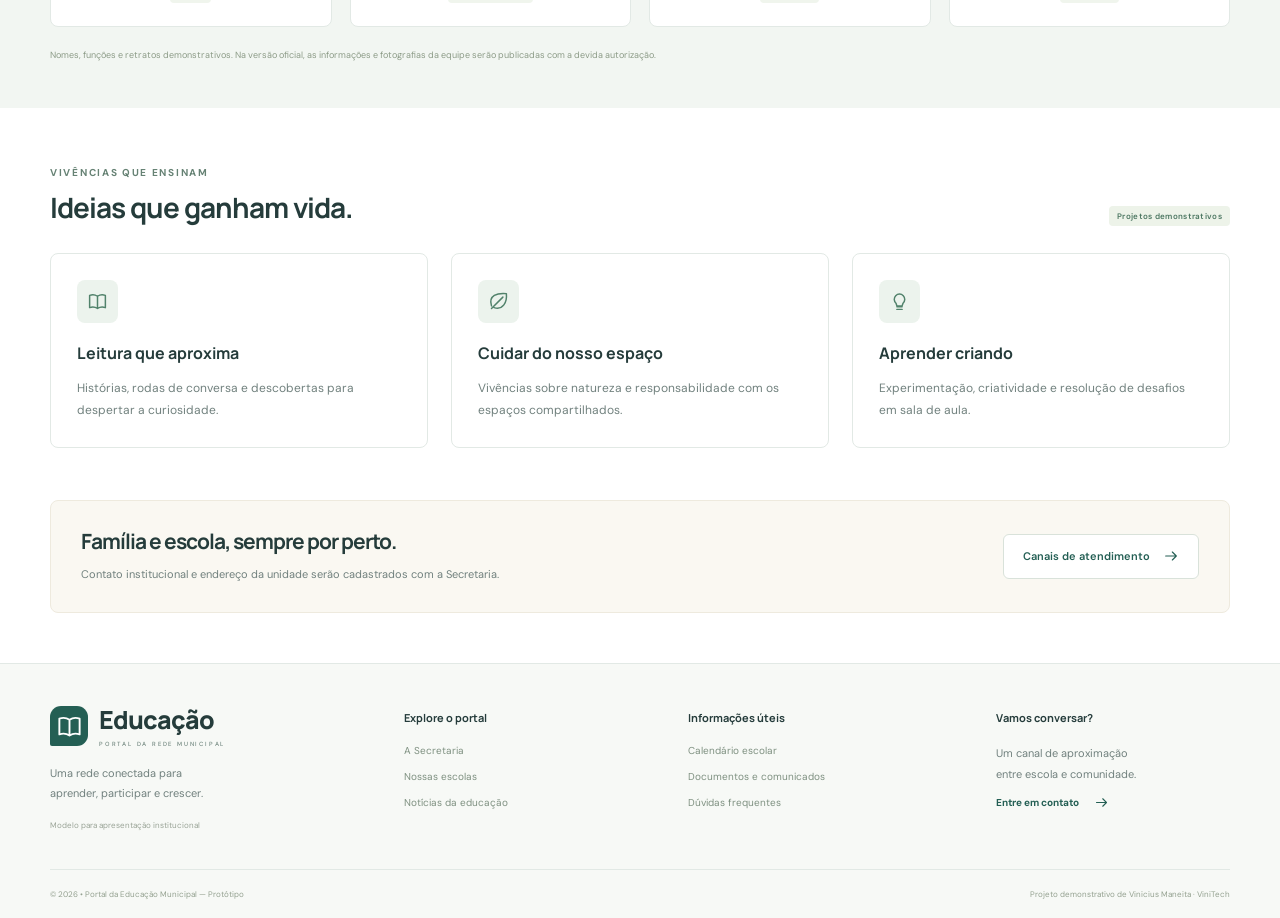
<file: escola.html>
<!doctype html><html lang="pt-BR"><head><meta charset="UTF-8"><meta name="viewport" content="width=device-width,initial-scale=1"><meta name="theme-color" content="#245f54"><meta name="description" content="Protótipo de portal municipal de educação: escolas, equipe escolar, calendário, notícias e documentos para a comunidade."><title>Nossa escola | Portal da Educação</title><link rel="stylesheet" href="style.css"><link rel="icon" href="favicon.svg" type="image/svg+xml"></head><body data-page="escola"><a class="skip-link" href="#conteudo">Pular para o conteúdo</a><div class="demo"><div class="shell"><span><span class="status-dot"></span> Protótipo demonstrativo • Conteúdos e nomes fictícios</span><button data-project>Conheça a proposta <svg width="22" height="22" viewBox="0 0 24 24" fill="none" stroke="currentColor" stroke-width="1.7" stroke-linecap="round" stroke-linejoin="round" aria-hidden="true"><path d="M4 12h16m-6-6 6 6-6 6"/></svg></button></div></div><div class="utility"><div class="shell"><span>Informação que aproxima. Educação que transforma.</span><div><button id="font-toggle" aria-pressed="false" aria-label="Aumentar tamanho dos textos">A+</button><button id="contrast-toggle" aria-pressed="false">Contraste</button><a href="contato.html">Fale com a SEMED</a></div></div></div><header><div class="shell header-inner"><a class="brand" href="index.html"><span class="brand-icon"><svg width="22" height="22" viewBox="0 0 24 24" fill="none" stroke="currentColor" stroke-width="1.7" stroke-linecap="round" stroke-linejoin="round" aria-hidden="true"><path d="M12 6c-3-2-6-2-9-1v14c3-1 6-1 9 1 3-2 6-2 9-1V5c-3-1-6-1-9 1Zm0 0v14"/></svg></span><span>Educação<small>PORTAL DA REDE MUNICIPAL</small></span></a><button class="menu-toggle" aria-label="Menu de navegação" aria-expanded="false" aria-controls="navigation"><svg width="22" height="22" viewBox="0 0 24 24" fill="none" stroke="currentColor" stroke-width="1.7" stroke-linecap="round" stroke-linejoin="round" aria-hidden="true"><path d="M4 6h16M4 12h16M4 18h16"/></svg><span>Menu</span></button><nav id="navigation" aria-label="Navegação principal"><a href="index.html" >Início</a><a href="secretaria.html" >A Secretaria</a><a href="escolas.html" aria-current="page">Nossas escolas</a><a href="calendario.html" >Calendário</a><a href="noticias.html" >Notícias</a><a href="documentos.html" >Documentos</a></nav><button class="search-trigger icon-button" data-search aria-label="Buscar no portal"><svg width="22" height="22" viewBox="0 0 24 24" fill="none" stroke="currentColor" stroke-width="1.7" stroke-linecap="round" stroke-linejoin="round" aria-hidden="true"><circle cx="10.5" cy="10.5" r="6.5"/><path d="m16 16 5 5"/></svg></button></div></header><main id="conteudo"><div class="shell breadcrumb"><a href="index.html">Início</a><span>/</span><a href="escolas.html">Escolas</a><span>/</span><span>Página da escola</span></div><div id="school-page"></div></main><footer><div class="shell footer-grid"><div><a href="index.html" class="brand"><span class="brand-icon"><svg width="22" height="22" viewBox="0 0 24 24" fill="none" stroke="currentColor" stroke-width="1.7" stroke-linecap="round" stroke-linejoin="round" aria-hidden="true"><path d="M12 6c-3-2-6-2-9-1v14c3-1 6-1 9 1 3-2 6-2 9-1V5c-3-1-6-1-9 1Zm0 0v14"/></svg></span><span>Educação<small>PORTAL DA REDE MUNICIPAL</small></span></a><p>Uma rede conectada para<br>aprender, participar e crescer.</p><span class="footer-demo">Modelo para apresentação institucional</span></div><div><h3>Explore o portal</h3><a href="secretaria.html">A Secretaria</a><a href="escolas.html">Nossas escolas</a><a href="noticias.html">Notícias da educação</a></div><div><h3>Informações úteis</h3><a href="calendario.html">Calendário escolar</a><a href="documentos.html">Documentos e comunicados</a><a href="contato.html#duvidas">Dúvidas frequentes</a></div><div><h3>Vamos conversar?</h3><p>Um canal de aproximação<br>entre escola e comunidade.</p><a class="footer-contact" href="contato.html">Entre em contato <svg width="22" height="22" viewBox="0 0 24 24" fill="none" stroke="currentColor" stroke-width="1.7" stroke-linecap="round" stroke-linejoin="round" aria-hidden="true"><path d="M4 12h16m-6-6 6 6-6 6"/></svg></a></div></div><div class="shell footer-bottom"><span>© 2026 • Portal da Educação Municipal — Protótipo</span><span>Projeto demonstrativo de Vinicius Maneita · ViniTech</span></div></footer><dialog id="content-dialog" class="content-dialog" aria-labelledby="dialog-title"><button class="icon-button close-dialog" data-close="content-dialog" aria-label="Fechar janela"><svg width="22" height="22" viewBox="0 0 24 24" fill="none" stroke="currentColor" stroke-width="1.7" stroke-linecap="round" stroke-linejoin="round" aria-hidden="true"><path d="m6 6 12 12M6 18 18 6"/></svg></button><div id="dialog-content"></div></dialog><dialog id="search-dialog" class="search-dialog" aria-labelledby="search-title"><button class="icon-button close-dialog" data-close="search-dialog" aria-label="Fechar busca"><svg width="22" height="22" viewBox="0 0 24 24" fill="none" stroke="currentColor" stroke-width="1.7" stroke-linecap="round" stroke-linejoin="round" aria-hidden="true"><path d="m6 6 12 12M6 18 18 6"/></svg></button><span class="eyebrow">Encontre no portal</span><h2 id="search-title">Como podemos ajudar?</h2><label class="sr-only" for="portal-search">Digite o que procura</label><div class="search-field"><svg width="22" height="22" viewBox="0 0 24 24" fill="none" stroke="currentColor" stroke-width="1.7" stroke-linecap="round" stroke-linejoin="round" aria-hidden="true"><circle cx="10.5" cy="10.5" r="6.5"/><path d="m16 16 5 5"/></svg><input id="portal-search" type="search" placeholder="Busque escolas, notícias ou documentos..."></div><div id="search-results" aria-live="polite"></div></dialog><script src="data.js"></script><script src="app.js"></script></body></html>
</file>
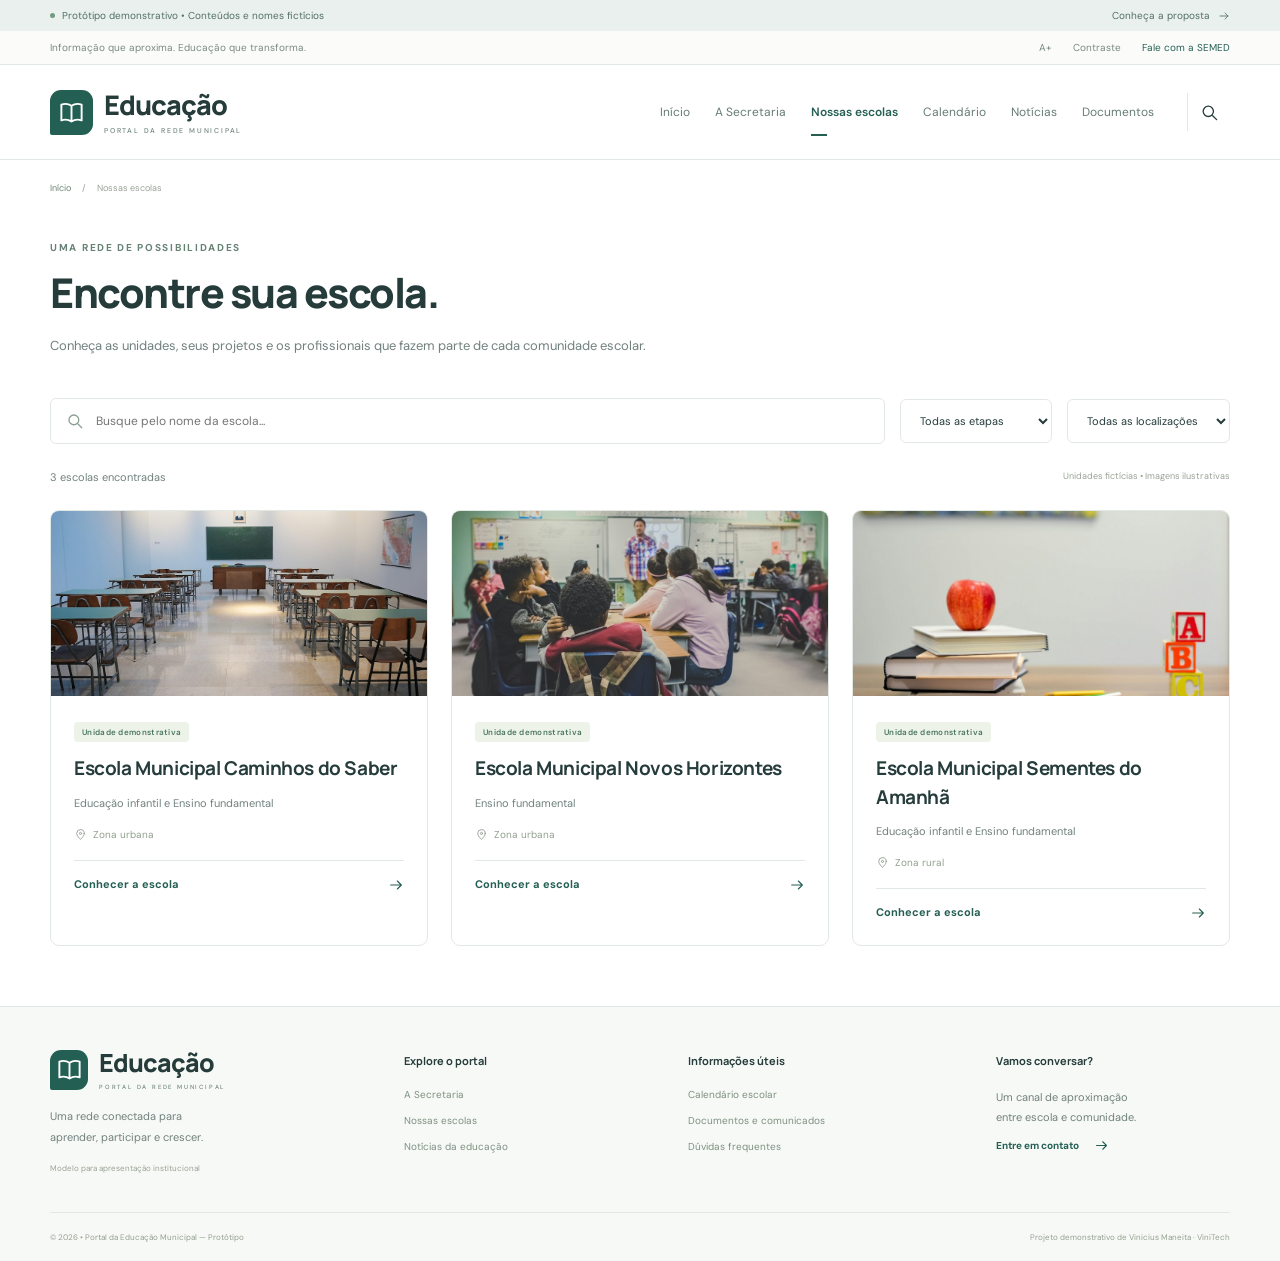
<file: escolas.html>
<!doctype html><html lang="pt-BR"><head><meta charset="UTF-8"><meta name="viewport" content="width=device-width,initial-scale=1"><meta name="theme-color" content="#245f54"><meta name="description" content="Protótipo de portal municipal de educação: escolas, equipe escolar, calendário, notícias e documentos para a comunidade."><title>Nossas escolas | Portal da Educação</title><link rel="stylesheet" href="style.css"><link rel="icon" href="favicon.svg" type="image/svg+xml"></head><body data-page="escolas"><a class="skip-link" href="#conteudo">Pular para o conteúdo</a><div class="demo"><div class="shell"><span><span class="status-dot"></span> Protótipo demonstrativo • Conteúdos e nomes fictícios</span><button data-project>Conheça a proposta <svg width="22" height="22" viewBox="0 0 24 24" fill="none" stroke="currentColor" stroke-width="1.7" stroke-linecap="round" stroke-linejoin="round" aria-hidden="true"><path d="M4 12h16m-6-6 6 6-6 6"/></svg></button></div></div><div class="utility"><div class="shell"><span>Informação que aproxima. Educação que transforma.</span><div><button id="font-toggle" aria-pressed="false" aria-label="Aumentar tamanho dos textos">A+</button><button id="contrast-toggle" aria-pressed="false">Contraste</button><a href="contato.html">Fale com a SEMED</a></div></div></div><header><div class="shell header-inner"><a class="brand" href="index.html"><span class="brand-icon"><svg width="22" height="22" viewBox="0 0 24 24" fill="none" stroke="currentColor" stroke-width="1.7" stroke-linecap="round" stroke-linejoin="round" aria-hidden="true"><path d="M12 6c-3-2-6-2-9-1v14c3-1 6-1 9 1 3-2 6-2 9-1V5c-3-1-6-1-9 1Zm0 0v14"/></svg></span><span>Educação<small>PORTAL DA REDE MUNICIPAL</small></span></a><button class="menu-toggle" aria-label="Menu de navegação" aria-expanded="false" aria-controls="navigation"><svg width="22" height="22" viewBox="0 0 24 24" fill="none" stroke="currentColor" stroke-width="1.7" stroke-linecap="round" stroke-linejoin="round" aria-hidden="true"><path d="M4 6h16M4 12h16M4 18h16"/></svg><span>Menu</span></button><nav id="navigation" aria-label="Navegação principal"><a href="index.html" >Início</a><a href="secretaria.html" >A Secretaria</a><a href="escolas.html" aria-current="page">Nossas escolas</a><a href="calendario.html" >Calendário</a><a href="noticias.html" >Notícias</a><a href="documentos.html" >Documentos</a></nav><button class="search-trigger icon-button" data-search aria-label="Buscar no portal"><svg width="22" height="22" viewBox="0 0 24 24" fill="none" stroke="currentColor" stroke-width="1.7" stroke-linecap="round" stroke-linejoin="round" aria-hidden="true"><circle cx="10.5" cy="10.5" r="6.5"/><path d="m16 16 5 5"/></svg></button></div></header><main id="conteudo"><div class="shell breadcrumb"><a href="index.html">Início</a><span>/</span><span>Nossas escolas</span></div><section class="page-intro shell"><span class="eyebrow">Uma rede de possibilidades</span><h1>Encontre sua escola.</h1><p>Conheça as unidades, seus projetos e os profissionais que fazem parte de cada comunidade escolar.</p></section><section class="shell school-directory"><div class="directory-tools"><div class="search-field"><svg width="22" height="22" viewBox="0 0 24 24" fill="none" stroke="currentColor" stroke-width="1.7" stroke-linecap="round" stroke-linejoin="round" aria-hidden="true"><circle cx="10.5" cy="10.5" r="6.5"/><path d="m16 16 5 5"/></svg><label class="sr-only" for="school-search">Buscar escola</label><input id="school-search" placeholder="Busque pelo nome da escola..."></div><label class="sr-only" for="school-stage">Etapa de ensino</label><select id="school-stage"><option value="Todas">Todas as etapas</option><option>Educação infantil</option><option>Ensino fundamental</option></select><label class="sr-only" for="school-area">Localização</label><select id="school-area"><option value="Todas">Todas as localizações</option><option>Zona urbana</option><option>Zona rural</option></select></div><div class="results-header"><p id="school-count" role="status"></p><span>Unidades fictícias • Imagens ilustrativas</span></div><div id="school-grid" class="school-grid"></div><div id="schools-empty" class="empty-state" hidden><h2>Nenhuma escola encontrada.</h2><p>Tente outro nome ou altere os filtros.</p><button class="button secondary" id="reset-schools">Limpar filtros</button></div></section></main><footer><div class="shell footer-grid"><div><a href="index.html" class="brand"><span class="brand-icon"><svg width="22" height="22" viewBox="0 0 24 24" fill="none" stroke="currentColor" stroke-width="1.7" stroke-linecap="round" stroke-linejoin="round" aria-hidden="true"><path d="M12 6c-3-2-6-2-9-1v14c3-1 6-1 9 1 3-2 6-2 9-1V5c-3-1-6-1-9 1Zm0 0v14"/></svg></span><span>Educação<small>PORTAL DA REDE MUNICIPAL</small></span></a><p>Uma rede conectada para<br>aprender, participar e crescer.</p><span class="footer-demo">Modelo para apresentação institucional</span></div><div><h3>Explore o portal</h3><a href="secretaria.html">A Secretaria</a><a href="escolas.html">Nossas escolas</a><a href="noticias.html">Notícias da educação</a></div><div><h3>Informações úteis</h3><a href="calendario.html">Calendário escolar</a><a href="documentos.html">Documentos e comunicados</a><a href="contato.html#duvidas">Dúvidas frequentes</a></div><div><h3>Vamos conversar?</h3><p>Um canal de aproximação<br>entre escola e comunidade.</p><a class="footer-contact" href="contato.html">Entre em contato <svg width="22" height="22" viewBox="0 0 24 24" fill="none" stroke="currentColor" stroke-width="1.7" stroke-linecap="round" stroke-linejoin="round" aria-hidden="true"><path d="M4 12h16m-6-6 6 6-6 6"/></svg></a></div></div><div class="shell footer-bottom"><span>© 2026 • Portal da Educação Municipal — Protótipo</span><span>Projeto demonstrativo de Vinicius Maneita · ViniTech</span></div></footer><dialog id="content-dialog" class="content-dialog" aria-labelledby="dialog-title"><button class="icon-button close-dialog" data-close="content-dialog" aria-label="Fechar janela"><svg width="22" height="22" viewBox="0 0 24 24" fill="none" stroke="currentColor" stroke-width="1.7" stroke-linecap="round" stroke-linejoin="round" aria-hidden="true"><path d="m6 6 12 12M6 18 18 6"/></svg></button><div id="dialog-content"></div></dialog><dialog id="search-dialog" class="search-dialog" aria-labelledby="search-title"><button class="icon-button close-dialog" data-close="search-dialog" aria-label="Fechar busca"><svg width="22" height="22" viewBox="0 0 24 24" fill="none" stroke="currentColor" stroke-width="1.7" stroke-linecap="round" stroke-linejoin="round" aria-hidden="true"><path d="m6 6 12 12M6 18 18 6"/></svg></button><span class="eyebrow">Encontre no portal</span><h2 id="search-title">Como podemos ajudar?</h2><label class="sr-only" for="portal-search">Digite o que procura</label><div class="search-field"><svg width="22" height="22" viewBox="0 0 24 24" fill="none" stroke="currentColor" stroke-width="1.7" stroke-linecap="round" stroke-linejoin="round" aria-hidden="true"><circle cx="10.5" cy="10.5" r="6.5"/><path d="m16 16 5 5"/></svg><input id="portal-search" type="search" placeholder="Busque escolas, notícias ou documentos..."></div><div id="search-results" aria-live="polite"></div></dialog><script src="data.js"></script><script src="app.js"></script></body></html>
</file>
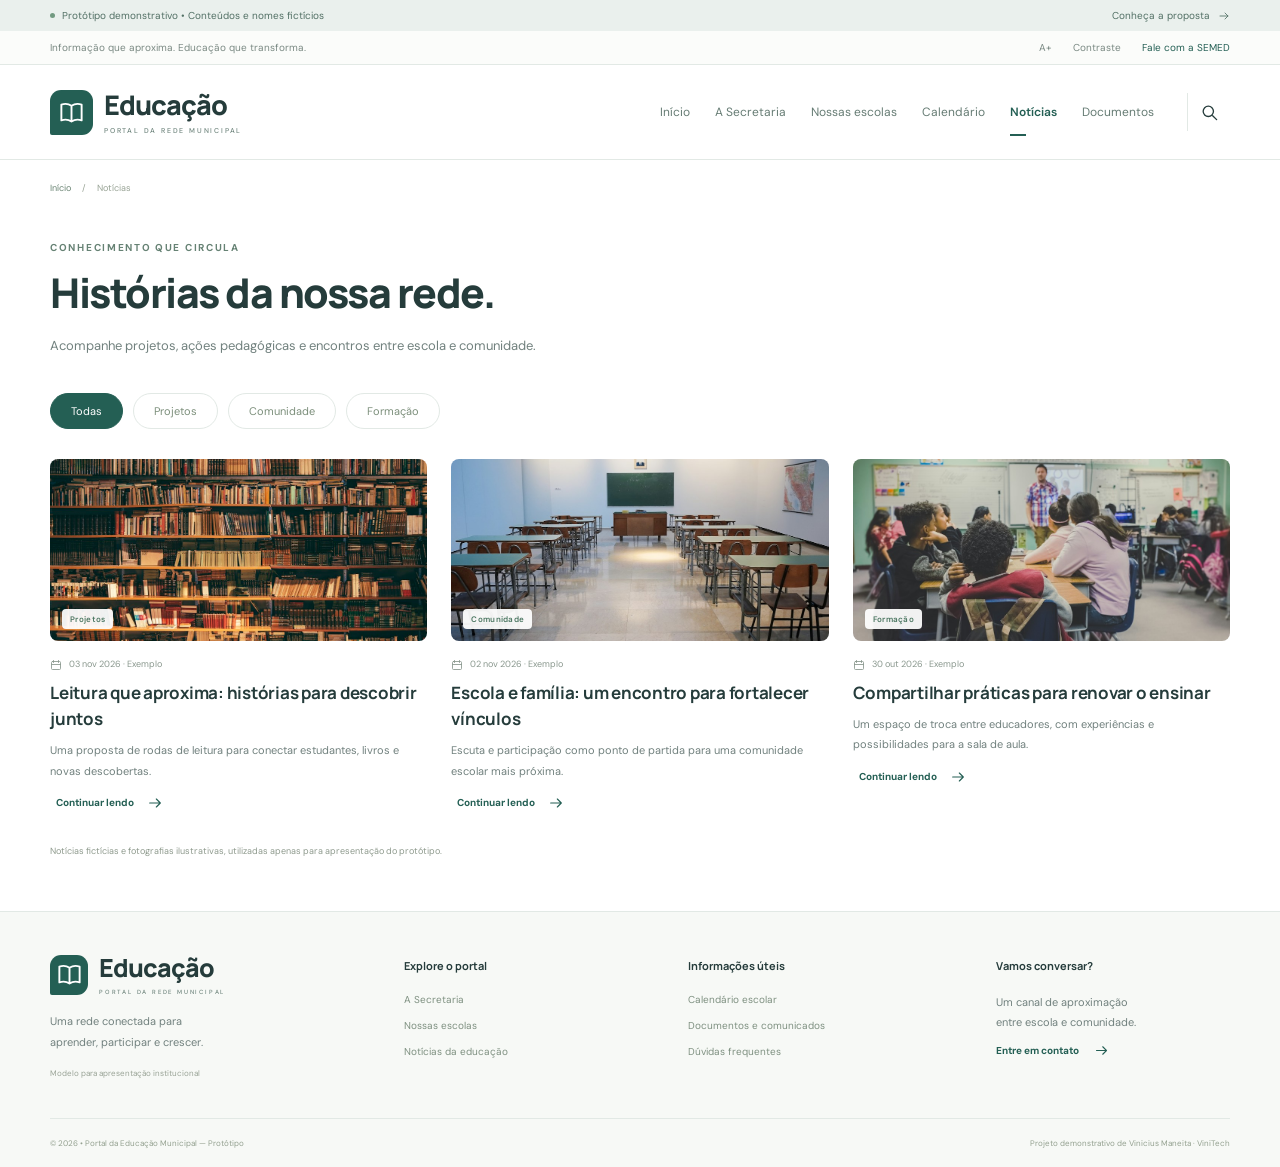
<file: noticias.html>
<!doctype html><html lang="pt-BR"><head><meta charset="UTF-8"><meta name="viewport" content="width=device-width,initial-scale=1"><meta name="theme-color" content="#245f54"><meta name="description" content="Protótipo de portal municipal de educação: escolas, equipe escolar, calendário, notícias e documentos para a comunidade."><title>Notícias | Portal da Educação</title><link rel="stylesheet" href="style.css"><link rel="icon" href="favicon.svg" type="image/svg+xml"></head><body data-page="noticias"><a class="skip-link" href="#conteudo">Pular para o conteúdo</a><div class="demo"><div class="shell"><span><span class="status-dot"></span> Protótipo demonstrativo • Conteúdos e nomes fictícios</span><button data-project>Conheça a proposta <svg width="22" height="22" viewBox="0 0 24 24" fill="none" stroke="currentColor" stroke-width="1.7" stroke-linecap="round" stroke-linejoin="round" aria-hidden="true"><path d="M4 12h16m-6-6 6 6-6 6"/></svg></button></div></div><div class="utility"><div class="shell"><span>Informação que aproxima. Educação que transforma.</span><div><button id="font-toggle" aria-pressed="false" aria-label="Aumentar tamanho dos textos">A+</button><button id="contrast-toggle" aria-pressed="false">Contraste</button><a href="contato.html">Fale com a SEMED</a></div></div></div><header><div class="shell header-inner"><a class="brand" href="index.html"><span class="brand-icon"><svg width="22" height="22" viewBox="0 0 24 24" fill="none" stroke="currentColor" stroke-width="1.7" stroke-linecap="round" stroke-linejoin="round" aria-hidden="true"><path d="M12 6c-3-2-6-2-9-1v14c3-1 6-1 9 1 3-2 6-2 9-1V5c-3-1-6-1-9 1Zm0 0v14"/></svg></span><span>Educação<small>PORTAL DA REDE MUNICIPAL</small></span></a><button class="menu-toggle" aria-label="Menu de navegação" aria-expanded="false" aria-controls="navigation"><svg width="22" height="22" viewBox="0 0 24 24" fill="none" stroke="currentColor" stroke-width="1.7" stroke-linecap="round" stroke-linejoin="round" aria-hidden="true"><path d="M4 6h16M4 12h16M4 18h16"/></svg><span>Menu</span></button><nav id="navigation" aria-label="Navegação principal"><a href="index.html" >Início</a><a href="secretaria.html" >A Secretaria</a><a href="escolas.html" >Nossas escolas</a><a href="calendario.html" >Calendário</a><a href="noticias.html" aria-current="page">Notícias</a><a href="documentos.html" >Documentos</a></nav><button class="search-trigger icon-button" data-search aria-label="Buscar no portal"><svg width="22" height="22" viewBox="0 0 24 24" fill="none" stroke="currentColor" stroke-width="1.7" stroke-linecap="round" stroke-linejoin="round" aria-hidden="true"><circle cx="10.5" cy="10.5" r="6.5"/><path d="m16 16 5 5"/></svg></button></div></header><main id="conteudo"><div class="shell breadcrumb"><a href="index.html">Início</a><span>/</span><span>Notícias</span></div><section class="page-intro shell"><span class="eyebrow">Conhecimento que circula</span><h1>Histórias da nossa rede.</h1><p>Acompanhe projetos, ações pedagógicas e encontros entre escola e comunidade.</p></section><section class="shell section news-directory"><div class="filter-row" role="group" aria-label="Filtrar notícias"><button class="filter-chip active" data-news-filter="Todas" aria-pressed="true">Todas</button><button class="filter-chip" data-news-filter="Projetos" aria-pressed="false">Projetos</button><button class="filter-chip" data-news-filter="Comunidade" aria-pressed="false">Comunidade</button><button class="filter-chip" data-news-filter="Formação" aria-pressed="false">Formação</button></div><div class="news-grid" data-news="all"></div><p class="demo-footnote">Notícias fictícias e fotografias ilustrativas, utilizadas apenas para apresentação do protótipo.</p></section></main><footer><div class="shell footer-grid"><div><a href="index.html" class="brand"><span class="brand-icon"><svg width="22" height="22" viewBox="0 0 24 24" fill="none" stroke="currentColor" stroke-width="1.7" stroke-linecap="round" stroke-linejoin="round" aria-hidden="true"><path d="M12 6c-3-2-6-2-9-1v14c3-1 6-1 9 1 3-2 6-2 9-1V5c-3-1-6-1-9 1Zm0 0v14"/></svg></span><span>Educação<small>PORTAL DA REDE MUNICIPAL</small></span></a><p>Uma rede conectada para<br>aprender, participar e crescer.</p><span class="footer-demo">Modelo para apresentação institucional</span></div><div><h3>Explore o portal</h3><a href="secretaria.html">A Secretaria</a><a href="escolas.html">Nossas escolas</a><a href="noticias.html">Notícias da educação</a></div><div><h3>Informações úteis</h3><a href="calendario.html">Calendário escolar</a><a href="documentos.html">Documentos e comunicados</a><a href="contato.html#duvidas">Dúvidas frequentes</a></div><div><h3>Vamos conversar?</h3><p>Um canal de aproximação<br>entre escola e comunidade.</p><a class="footer-contact" href="contato.html">Entre em contato <svg width="22" height="22" viewBox="0 0 24 24" fill="none" stroke="currentColor" stroke-width="1.7" stroke-linecap="round" stroke-linejoin="round" aria-hidden="true"><path d="M4 12h16m-6-6 6 6-6 6"/></svg></a></div></div><div class="shell footer-bottom"><span>© 2026 • Portal da Educação Municipal — Protótipo</span><span>Projeto demonstrativo de Vinicius Maneita · ViniTech</span></div></footer><dialog id="content-dialog" class="content-dialog" aria-labelledby="dialog-title"><button class="icon-button close-dialog" data-close="content-dialog" aria-label="Fechar janela"><svg width="22" height="22" viewBox="0 0 24 24" fill="none" stroke="currentColor" stroke-width="1.7" stroke-linecap="round" stroke-linejoin="round" aria-hidden="true"><path d="m6 6 12 12M6 18 18 6"/></svg></button><div id="dialog-content"></div></dialog><dialog id="search-dialog" class="search-dialog" aria-labelledby="search-title"><button class="icon-button close-dialog" data-close="search-dialog" aria-label="Fechar busca"><svg width="22" height="22" viewBox="0 0 24 24" fill="none" stroke="currentColor" stroke-width="1.7" stroke-linecap="round" stroke-linejoin="round" aria-hidden="true"><path d="m6 6 12 12M6 18 18 6"/></svg></button><span class="eyebrow">Encontre no portal</span><h2 id="search-title">Como podemos ajudar?</h2><label class="sr-only" for="portal-search">Digite o que procura</label><div class="search-field"><svg width="22" height="22" viewBox="0 0 24 24" fill="none" stroke="currentColor" stroke-width="1.7" stroke-linecap="round" stroke-linejoin="round" aria-hidden="true"><circle cx="10.5" cy="10.5" r="6.5"/><path d="m16 16 5 5"/></svg><input id="portal-search" type="search" placeholder="Busque escolas, notícias ou documentos..."></div><div id="search-results" aria-live="polite"></div></dialog><script src="data.js"></script><script src="app.js"></script></body></html>
</file>
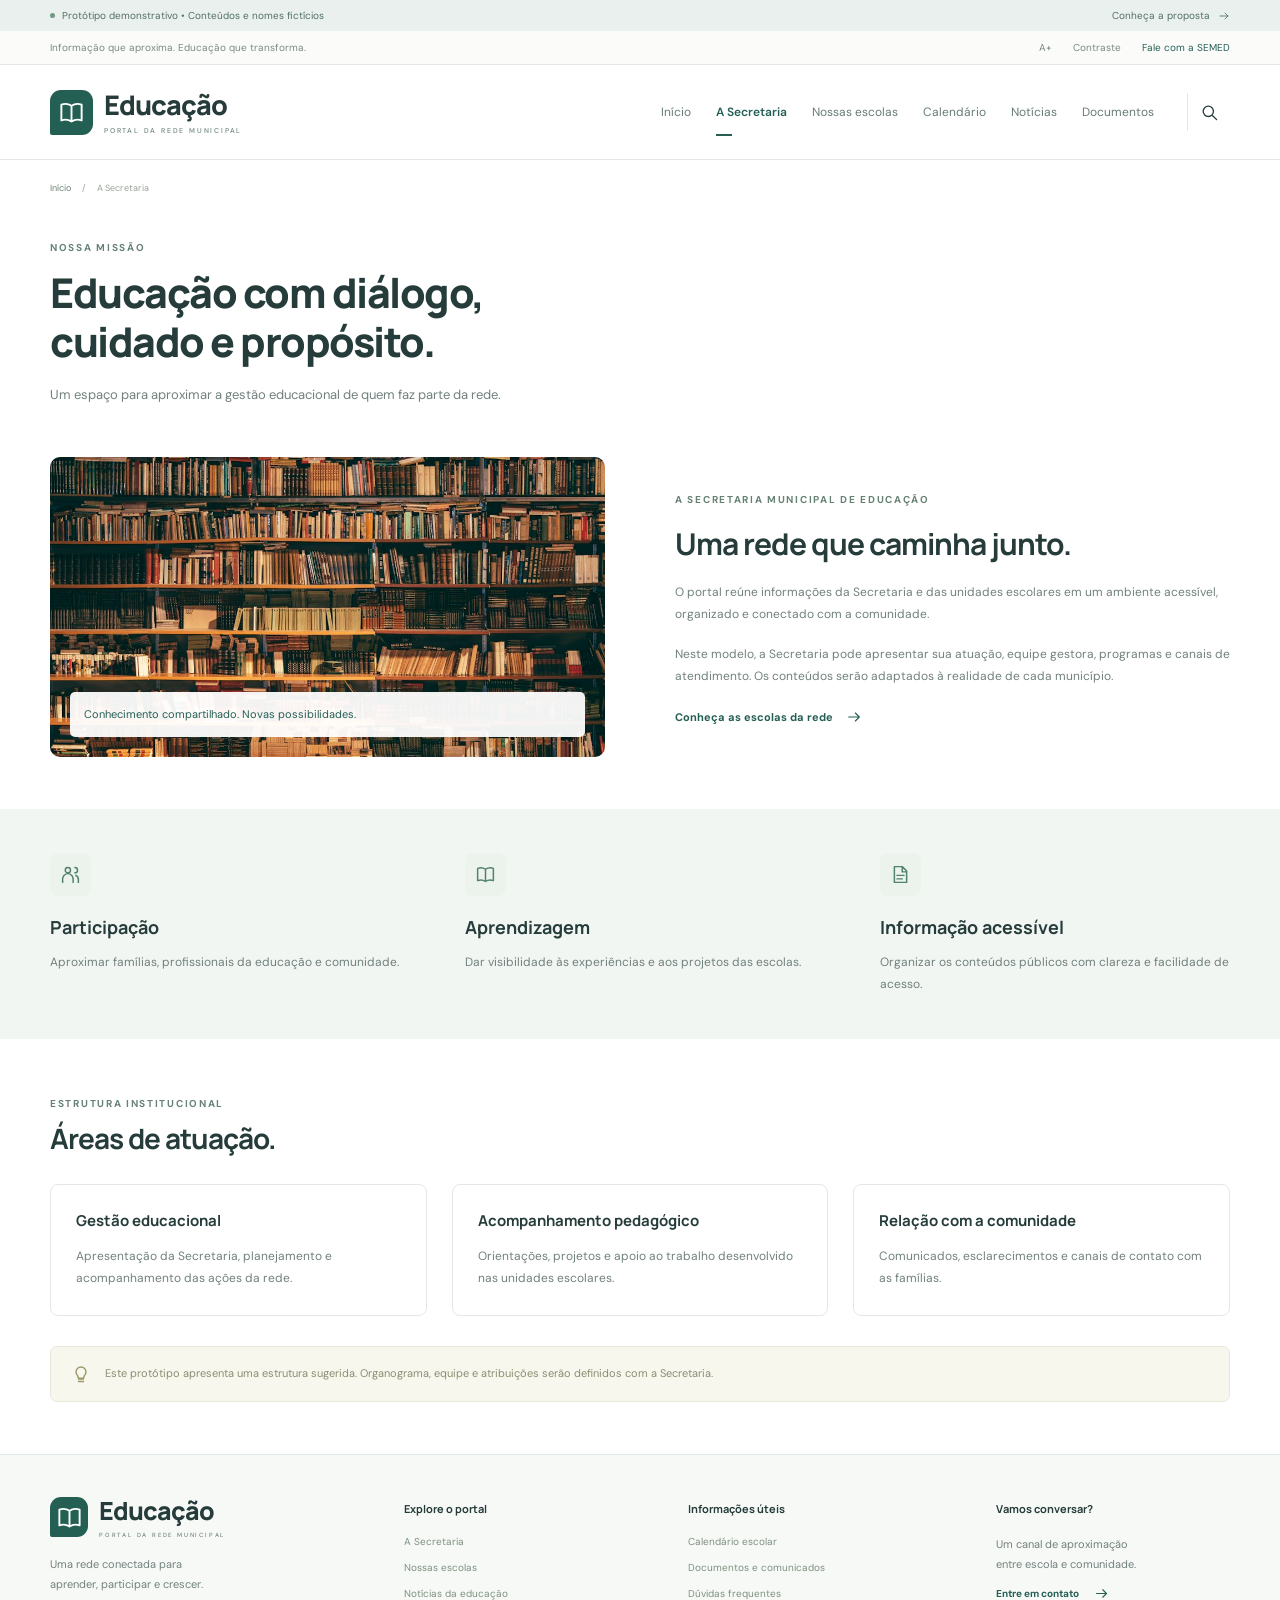
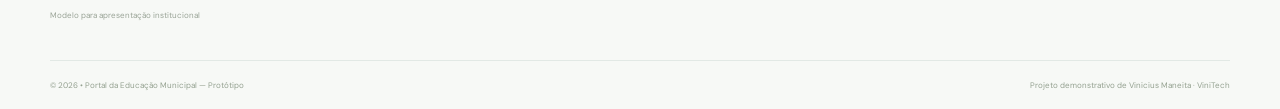
<file: secretaria.html>
<!doctype html><html lang="pt-BR"><head><meta charset="UTF-8"><meta name="viewport" content="width=device-width,initial-scale=1"><meta name="theme-color" content="#245f54"><meta name="description" content="Protótipo de portal municipal de educação: escolas, equipe escolar, calendário, notícias e documentos para a comunidade."><title>A Secretaria | Portal da Educação</title><link rel="stylesheet" href="style.css"><link rel="icon" href="favicon.svg" type="image/svg+xml"></head><body data-page="secretaria"><a class="skip-link" href="#conteudo">Pular para o conteúdo</a><div class="demo"><div class="shell"><span><span class="status-dot"></span> Protótipo demonstrativo • Conteúdos e nomes fictícios</span><button data-project>Conheça a proposta <svg width="22" height="22" viewBox="0 0 24 24" fill="none" stroke="currentColor" stroke-width="1.7" stroke-linecap="round" stroke-linejoin="round" aria-hidden="true"><path d="M4 12h16m-6-6 6 6-6 6"/></svg></button></div></div><div class="utility"><div class="shell"><span>Informação que aproxima. Educação que transforma.</span><div><button id="font-toggle" aria-pressed="false" aria-label="Aumentar tamanho dos textos">A+</button><button id="contrast-toggle" aria-pressed="false">Contraste</button><a href="contato.html">Fale com a SEMED</a></div></div></div><header><div class="shell header-inner"><a class="brand" href="index.html"><span class="brand-icon"><svg width="22" height="22" viewBox="0 0 24 24" fill="none" stroke="currentColor" stroke-width="1.7" stroke-linecap="round" stroke-linejoin="round" aria-hidden="true"><path d="M12 6c-3-2-6-2-9-1v14c3-1 6-1 9 1 3-2 6-2 9-1V5c-3-1-6-1-9 1Zm0 0v14"/></svg></span><span>Educação<small>PORTAL DA REDE MUNICIPAL</small></span></a><button class="menu-toggle" aria-label="Menu de navegação" aria-expanded="false" aria-controls="navigation"><svg width="22" height="22" viewBox="0 0 24 24" fill="none" stroke="currentColor" stroke-width="1.7" stroke-linecap="round" stroke-linejoin="round" aria-hidden="true"><path d="M4 6h16M4 12h16M4 18h16"/></svg><span>Menu</span></button><nav id="navigation" aria-label="Navegação principal"><a href="index.html" >Início</a><a href="secretaria.html" aria-current="page">A Secretaria</a><a href="escolas.html" >Nossas escolas</a><a href="calendario.html" >Calendário</a><a href="noticias.html" >Notícias</a><a href="documentos.html" >Documentos</a></nav><button class="search-trigger icon-button" data-search aria-label="Buscar no portal"><svg width="22" height="22" viewBox="0 0 24 24" fill="none" stroke="currentColor" stroke-width="1.7" stroke-linecap="round" stroke-linejoin="round" aria-hidden="true"><circle cx="10.5" cy="10.5" r="6.5"/><path d="m16 16 5 5"/></svg></button></div></header><main id="conteudo"><div class="shell breadcrumb"><a href="index.html">Início</a><span>/</span><span>A Secretaria</span></div><section class="page-intro shell"><span class="eyebrow">Nossa missão</span><h1>Educação com diálogo,<br>cuidado e propósito.</h1><p>Um espaço para aproximar a gestão educacional de quem faz parte da rede.</p></section><section class="shell section about-grid"><div class="about-photo"><img src="assets/library.jpg" alt="Livros e espaço de leitura — fotografia ilustrativa"><span>Conhecimento compartilhado. Novas possibilidades.</span></div><div><span class="eyebrow">A Secretaria Municipal de Educação</span><h2>Uma rede que caminha junto.</h2><p>O portal reúne informações da Secretaria e das unidades escolares em um ambiente acessível, organizado e conectado com a comunidade.</p><p>Neste modelo, a Secretaria pode apresentar sua atuação, equipe gestora, programas e canais de atendimento. Os conteúdos serão adaptados à realidade de cada município.</p><a href="escolas.html" class="text-link">Conheça as escolas da rede <svg width="22" height="22" viewBox="0 0 24 24" fill="none" stroke="currentColor" stroke-width="1.7" stroke-linecap="round" stroke-linejoin="round" aria-hidden="true"><path d="M4 12h16m-6-6 6 6-6 6"/></svg></a></div></section><section class="soft-section"><div class="shell values-grid"><article><span class="quick-icon"><svg width="22" height="22" viewBox="0 0 24 24" fill="none" stroke="currentColor" stroke-width="1.7" stroke-linecap="round" stroke-linejoin="round" aria-hidden="true"><circle cx="9" cy="7" r="3"/><path d="M3 21v-4a6 6 0 0 1 12 0v4M17 4a3 3 0 0 1 0 6M18 13a5 5 0 0 1 3 5v3"/></svg></span><h3>Participação</h3><p>Aproximar famílias, profissionais da educação e comunidade.</p></article><article><span class="quick-icon"><svg width="22" height="22" viewBox="0 0 24 24" fill="none" stroke="currentColor" stroke-width="1.7" stroke-linecap="round" stroke-linejoin="round" aria-hidden="true"><path d="M12 6c-3-2-6-2-9-1v14c3-1 6-1 9 1 3-2 6-2 9-1V5c-3-1-6-1-9 1Zm0 0v14"/></svg></span><h3>Aprendizagem</h3><p>Dar visibilidade às experiências e aos projetos das escolas.</p></article><article><span class="quick-icon"><svg width="22" height="22" viewBox="0 0 24 24" fill="none" stroke="currentColor" stroke-width="1.7" stroke-linecap="round" stroke-linejoin="round" aria-hidden="true"><path d="M14 3H5v18h14V8l-5-5Zm0 0v6h5M8 13h8M8 17h6"/></svg></span><h3>Informação acessível</h3><p>Organizar os conteúdos públicos com clareza e facilidade de acesso.</p></article></div></section><section class="shell section"><div class="section-heading"><div><span class="eyebrow">Estrutura institucional</span><h2>Áreas de atuação.</h2></div></div><div class="institution-grid"><article><h3>Gestão educacional</h3><p>Apresentação da Secretaria, planejamento e acompanhamento das ações da rede.</p></article><article><h3>Acompanhamento pedagógico</h3><p>Orientações, projetos e apoio ao trabalho desenvolvido nas unidades escolares.</p></article><article><h3>Relação com a comunidade</h3><p>Comunicados, esclarecimentos e canais de contato com as famílias.</p></article></div><div class="notice"><svg width="22" height="22" viewBox="0 0 24 24" fill="none" stroke="currentColor" stroke-width="1.7" stroke-linecap="round" stroke-linejoin="round" aria-hidden="true"><path d="M9 18h6M9 21h6M8 14a6 6 0 1 1 8 0l-1 3H9l-1-3Z"/></svg><p>Este protótipo apresenta uma estrutura sugerida. Organograma, equipe e atribuições serão definidos com a Secretaria.</p></div></section></main><footer><div class="shell footer-grid"><div><a href="index.html" class="brand"><span class="brand-icon"><svg width="22" height="22" viewBox="0 0 24 24" fill="none" stroke="currentColor" stroke-width="1.7" stroke-linecap="round" stroke-linejoin="round" aria-hidden="true"><path d="M12 6c-3-2-6-2-9-1v14c3-1 6-1 9 1 3-2 6-2 9-1V5c-3-1-6-1-9 1Zm0 0v14"/></svg></span><span>Educação<small>PORTAL DA REDE MUNICIPAL</small></span></a><p>Uma rede conectada para<br>aprender, participar e crescer.</p><span class="footer-demo">Modelo para apresentação institucional</span></div><div><h3>Explore o portal</h3><a href="secretaria.html">A Secretaria</a><a href="escolas.html">Nossas escolas</a><a href="noticias.html">Notícias da educação</a></div><div><h3>Informações úteis</h3><a href="calendario.html">Calendário escolar</a><a href="documentos.html">Documentos e comunicados</a><a href="contato.html#duvidas">Dúvidas frequentes</a></div><div><h3>Vamos conversar?</h3><p>Um canal de aproximação<br>entre escola e comunidade.</p><a class="footer-contact" href="contato.html">Entre em contato <svg width="22" height="22" viewBox="0 0 24 24" fill="none" stroke="currentColor" stroke-width="1.7" stroke-linecap="round" stroke-linejoin="round" aria-hidden="true"><path d="M4 12h16m-6-6 6 6-6 6"/></svg></a></div></div><div class="shell footer-bottom"><span>© 2026 • Portal da Educação Municipal — Protótipo</span><span>Projeto demonstrativo de Vinicius Maneita · ViniTech</span></div></footer><dialog id="content-dialog" class="content-dialog" aria-labelledby="dialog-title"><button class="icon-button close-dialog" data-close="content-dialog" aria-label="Fechar janela"><svg width="22" height="22" viewBox="0 0 24 24" fill="none" stroke="currentColor" stroke-width="1.7" stroke-linecap="round" stroke-linejoin="round" aria-hidden="true"><path d="m6 6 12 12M6 18 18 6"/></svg></button><div id="dialog-content"></div></dialog><dialog id="search-dialog" class="search-dialog" aria-labelledby="search-title"><button class="icon-button close-dialog" data-close="search-dialog" aria-label="Fechar busca"><svg width="22" height="22" viewBox="0 0 24 24" fill="none" stroke="currentColor" stroke-width="1.7" stroke-linecap="round" stroke-linejoin="round" aria-hidden="true"><path d="m6 6 12 12M6 18 18 6"/></svg></button><span class="eyebrow">Encontre no portal</span><h2 id="search-title">Como podemos ajudar?</h2><label class="sr-only" for="portal-search">Digite o que procura</label><div class="search-field"><svg width="22" height="22" viewBox="0 0 24 24" fill="none" stroke="currentColor" stroke-width="1.7" stroke-linecap="round" stroke-linejoin="round" aria-hidden="true"><circle cx="10.5" cy="10.5" r="6.5"/><path d="m16 16 5 5"/></svg><input id="portal-search" type="search" placeholder="Busque escolas, notícias ou documentos..."></div><div id="search-results" aria-live="polite"></div></dialog><script src="data.js"></script><script src="app.js"></script></body></html>
</file>
<file: style.css>
@import url('https://fonts.googleapis.com/css2?family=DM+Sans:wght@400;500;600;700&family=Manrope:wght@400;500;600;700;800&display=swap');
:root{--green:#245f54;--green-dark:#19493f;--ink:#253c3b;--muted:#71817e;--line:#e2e9e5;--soft:#f2f6f2;--cream:#faf8f2;--gold:#c6a25c;--white:#fff}*{box-sizing:border-box}body{margin:0;background:var(--white);color:var(--ink);font-family:'DM Sans',Arial,sans-serif;font-size:15px;line-height:1.5}body:has(dialog[open]){overflow:hidden}h1,h2,h3,h4,.brand{font-family:Manrope,Arial,sans-serif}h1,h2,h3,h4,p{margin:0}h1{font-size:clamp(33px,3.8vw,49px);font-weight:800;letter-spacing:-1.9px;line-height:1.2}h2{font-size:30px;line-height:1.3;letter-spacing:-1px;font-weight:700}h3{font-size:17px;line-height:1.5}p{color:var(--muted);line-height:1.85}a{color:inherit;text-decoration:none}button,input,select,textarea{font:inherit;color:inherit}button{border:0;background:none;cursor:pointer}a,button,input,select,textarea,summary{outline-offset:4px;-webkit-tap-highlight-color:transparent}a:focus-visible,button:focus-visible,input:focus-visible,select:focus-visible,textarea:focus-visible,summary:focus-visible{outline:3px solid #b18a42}button:disabled{cursor:default;opacity:.45}img{display:block;max-width:100%}svg{flex-shrink:0;vertical-align:middle}em{font-style:normal;color:var(--green)}.shell{width:min(1180px,calc(100% - 64px));margin-inline:auto}.skip-link{position:fixed;top:-60px;left:20px;z-index:20;background:var(--green);color:#fff;padding:12px}.skip-link:focus{top:10px}.demo{background:#eaf0ed;color:#527065;font-size:10px}.demo>.shell{display:flex;align-items:center;justify-content:space-between;gap:20px;min-height:31px}.demo>.shell>span{display:flex;align-items:center;gap:7px}.status-dot{width:5px;height:5px;border-radius:50%;background:#729a81}.demo button{font-size:10px;display:flex;gap:8px;align-items:center;padding:6px 0}.demo svg{width:12px;height:12px}.utility{background:#fbfcfa;border-bottom:1px solid var(--line);font-size:10px;color:#7a8983}.utility>.shell{display:flex;justify-content:space-between;align-items:center;min-height:33px}.utility>.shell>div{display:flex;gap:21px;align-items:center}.utility button{font-size:10px;padding:5px 0}.utility a{font-size:10px;color:var(--green)}header{border-bottom:1px solid var(--line);background:var(--white)}.header-inner{height:94px;display:flex;align-items:center;gap:30px}.brand{display:flex;align-items:center;gap:11px;font-size:27px;letter-spacing:-1px;line-height:1.2;font-weight:800;flex-shrink:0}.brand-icon{width:43px;height:45px;display:grid;place-items:center;background:var(--green);border-radius:11px 11px 11px 2px;color:#fff}.brand-icon svg{width:27px;height:27px}.brand small{display:block;font-family:'DM Sans',Arial;font-size:7px;letter-spacing:1.8px;font-weight:500;color:#70867e;margin-top:6px}.header-inner nav{display:flex;gap:25px;margin-left:auto;height:100%;align-items:center}.header-inner nav a{font-size:12px;color:#667c74;height:100%;display:flex;align-items:center;position:relative;white-space:nowrap}.header-inner nav a:hover,.header-inner nav a[aria-current]{color:var(--green);font-weight:600}.header-inner nav a[aria-current]:after{content:'';position:absolute;bottom:23px;width:16px;height:2px;background:var(--green);left:0}.icon-button{width:38px;height:38px;display:grid;place-items:center;border-radius:50%;padding:0}.icon-button:hover{background:var(--soft)}.search-trigger{border-left:1px solid var(--line);border-radius:0;width:43px;margin-left:3px}.search-trigger svg{width:19px;height:19px}.menu-toggle{display:none}.hero{padding-block:47px 46px;display:grid;grid-template-columns:1.15fr 1fr;gap:58px;align-items:center}.eyebrow{font-size:10px;text-transform:uppercase;letter-spacing:1.7px;color:#668274;font-weight:700;display:inline-flex;align-items:center;gap:8px;margin-bottom:17px}.eyebrow i{background:#9ebc9c;width:6px;height:6px;border-radius:50%}.hero h1{font-size:clamp(36px,3.8vw,49px);letter-spacing:-2px;line-height:1.2}.hero h1 em{color:#3d7a65}.hero p{font-size:13px;max-width:480px;margin-top:22px;line-height:1.9}.hero-actions{display:flex;gap:11px;margin-top:26px;flex-wrap:wrap}.button{display:inline-flex;align-items:center;justify-content:center;gap:13px;border-radius:6px;padding:13px 19px;min-height:44px;font-size:11px;font-weight:600;transition:background .2s,transform .2s}.button svg{width:16px;height:16px}.primary{background:var(--green);color:#fff;border:1px solid var(--green)}.primary:hover{background:var(--green-dark);transform:translateY(-1px)}.secondary{background:var(--white);border:1px solid #d9e2da;color:var(--green)}.secondary:hover{background:var(--soft)}.hero-caption{display:flex;align-items:center;gap:9px;font-size:10px;color:#87968b;margin-top:24px}.mini-icon{display:grid;place-items:center;background:#f2f5ec;color:#8b9d71;border-radius:50%;width:24px;height:24px}.mini-icon svg{width:13px;height:13px}.hero-media{position:relative;padding:0 0 17px 0}.hero-media>img{width:100%;height:305px;object-fit:cover;border-radius:12px 12px 40px 12px;background:var(--soft)}.image-credit{position:absolute;top:12px;right:12px;background:#ffffffd9;color:#617569;font-size:8px;padding:4px 7px;border-radius:3px}.hero-image-caption{position:absolute;bottom:0;left:-18px;background:#fff;padding:16px 21px;box-shadow:0 6px 30px #254c3b12;border:1px solid #e7eee8;border-radius:8px;display:flex;align-items:center;gap:12px;font-size:11px;color:#849486;line-height:1.7}.hero-image-caption strong{color:var(--green);font-size:13px}.hero-image-caption>svg{width:24px;height:24px;color:#91a984}.decorative-squares{position:absolute;right:-9px;bottom:0;width:39px;height:39px;background:#d9e5d7;border-radius:8px;z-index:-1}.quick-links{display:grid;grid-template-columns:repeat(4,1fr);gap:16px;padding-bottom:3px}.quick-card{border:1px solid var(--line);border-radius:8px;display:flex;align-items:center;padding:20px 15px;gap:12px;background:var(--white);transition:border .2s,background .2s}.quick-card:hover{border-color:#a6beb0;background:#fcfdfb}.quick-icon{width:41px;height:43px;border-radius:8px;display:grid;place-items:center;background:#ecf3ed;color:#51826b;flex-shrink:0}.quick-icon svg{width:21px;height:21px}.quick-card:nth-child(2) .quick-icon{background:#edf2f7;color:#6c8b9f}.quick-card:nth-child(3) .quick-icon{background:#f7f2e7;color:#af965c}.quick-card:nth-child(4) .quick-icon{background:#f1eef7;color:#9286a5}.quick-card strong{display:block;font-size:12px}.quick-card small{display:block;font-size:9px;color:#86958b;margin-top:5px}.quick-card>svg{width:13px;height:13px;color:#a2b3a6;margin-left:auto}.section{padding-block:52px}.section-heading{display:flex;justify-content:space-between;align-items:flex-end;gap:24px;margin-bottom:27px}.section-heading .eyebrow{margin-bottom:9px}.section-heading h2{font-size:28px}.section-heading h2>span{color:#a6ba9d}.text-link{display:inline-flex;align-items:center;gap:13px;font-size:11px;color:var(--green);font-weight:700;line-height:1.6}.text-link svg{width:16px;height:16px}.text-link:hover{color:#7b985b}.news-grid{display:grid;grid-template-columns:repeat(3,1fr);gap:24px}.news-card{min-width:0}.news-image{display:block;width:100%;border-radius:8px;overflow:hidden;position:relative;cursor:pointer;padding:0}.news-image img{width:100%;height:182px;object-fit:cover;transition:transform .3s}.news-image:hover img{transform:scale(1.03)}.news-image .tag{position:absolute;left:12px;bottom:12px;background:#ffffffee}.tag{display:inline-block;font-size:8px;letter-spacing:.3px;color:#4b7661;background:#edf3e9;padding:4px 8px;border-radius:4px;font-weight:600}.news-meta{display:flex;align-items:center;gap:7px;font-size:9px;color:#8a988e;margin-top:17px}.news-meta svg{width:12px;height:12px}.news-title{font:700 17px/1.55 Manrope,Arial;text-align:left;display:block;padding:8px 0 0;color:var(--ink);letter-spacing:-.25px}.news-title:hover{color:var(--green)}.news-card p{font-size:11px;margin-top:8px}.news-card .text-link{margin-top:13px;font-size:10px}.soft-section{background:var(--soft);padding-block:44px}.school-feature{display:grid;grid-template-columns:.95fr 1fr;gap:130px;align-items:center}.school-feature h2{font-size:32px;line-height:1.35;letter-spacing:-1px}.school-feature h2 em{color:#5f8c6d;font-weight:500}.school-feature-copy p{font-size:12px;max-width:365px;margin:20px 0 24px}.featured-school{background:var(--white);border:1px solid var(--line);border-radius:10px;overflow:hidden}.featured-school>img{width:100%;height:210px;object-fit:cover}.featured-school>div{padding:22px 25px}.featured-school h3{font-size:18px;margin-top:10px;line-height:1.6}.featured-school p{font-size:10px;margin-top:8px}.school-bottom{display:flex;align-items:center;justify-content:space-between;gap:15px;border-top:1px solid var(--line);padding-top:15px;margin-top:19px}.school-bottom>span{display:flex;gap:7px;align-items:center;color:#6e8479;font-size:10px}.school-bottom>span svg{width:16px;height:16px}.round-link{border-radius:50%;width:34px;height:34px;display:grid;place-items:center;border:1px solid #dce7dc;color:var(--green);flex-shrink:0}.round-link svg{width:16px;height:16px}.round-link:hover{background:#ecf3ed}.agenda-home{display:grid;grid-template-columns:1.4fr 1fr;gap:70px}.agenda-home .section-heading h2{font-size:26px}.agenda-item{display:flex;align-items:center;gap:20px;text-align:left;border-bottom:1px solid var(--line);padding:19px 0;width:100%;color:var(--ink)}.agenda-item:first-child{padding-top:0}.agenda-date{width:50px;height:55px;display:flex;flex-direction:column;justify-content:center;align-items:center;background:#f2f5ee;border-radius:7px;color:var(--green);flex-shrink:0}.agenda-date b{font:700 22px Manrope;line-height:1.2}.agenda-date small{font-size:8px;letter-spacing:1px;margin-top:2px}.agenda-item strong{font-size:12px;font-weight:600;display:block}.agenda-item>span:nth-child(2)>small{font-size:9px;color:#8c9a8d;display:block;margin-top:6px}.agenda-item>svg{margin-left:auto;width:15px;height:15px;color:#93a48e}.agenda-item:hover strong{color:#4b8664}.demo-footnote{font-size:9px;color:#8e9a8d;margin-top:15px}.family-card{position:relative;background:#f9f5eb;border:1px solid #eee9d9;border-radius:10px;padding:29px 34px;overflow:hidden;align-self:stretch}.family-icon{display:grid;place-items:center;width:40px;height:40px;background:#ede8d4;border-radius:50%;color:#9d935f;margin-bottom:21px}.family-icon svg{width:21px;height:21px}.family-card .eyebrow{font-size:8px;color:#a49771;margin-bottom:9px}.family-card h2{font-size:28px;line-height:1.35}.family-card p{font-size:11px;margin:15px 0 20px;max-width:280px;color:#938d78}.family-card .text-link{font-size:10px}.family-lines{position:absolute;width:150px;height:150px;border:1px solid #e9e1c7;border-radius:50%;right:-80px;bottom:-30px;box-shadow:0 0 0 20px #e9e1c720,0 0 0 40px #e9e1c720}.final-call{display:flex;align-items:center;justify-content:space-between;gap:30px;border-top:1px solid var(--line);padding-block:28px 43px}.final-call .eyebrow{font-size:8px;margin-bottom:6px}.final-call h2{font-size:21px}.final-call p{font-size:11px;margin-top:7px}.final-call .button{white-space:nowrap}footer{background:#f7f9f6;border-top:1px solid var(--line);padding-top:41px}.footer-grid{display:grid;grid-template-columns:1.3fr 1fr 1.1fr 1fr;gap:50px;padding-bottom:35px}.footer-grid .brand{font-size:25px}.footer-grid .brand-icon{width:38px;height:40px}.footer-grid .brand small{font-size:6px}.footer-grid p{font-size:11px;margin-top:15px}.footer-demo{display:inline-block;font-size:8px;color:#99a396;margin-top:15px}.footer-grid h3{font-size:11px;margin:5px 0 17px;font-weight:700}.footer-grid>div>a:not(.brand){display:flex;font-size:10px;margin:11px 0;color:#7e9080;align-items:center;gap:15px}.footer-grid>div>a:hover{color:var(--green)}.footer-grid .footer-contact{color:var(--green)!important;font-weight:700}.footer-contact svg{width:15px;height:15px}.footer-bottom{display:flex;justify-content:space-between;gap:20px;border-top:1px solid var(--line);padding-block:18px;font-size:8px;color:#93a08f}.breadcrumb{display:flex;gap:11px;font-size:9px;color:#98a395;padding-block:22px}.breadcrumb a{color:#6b8574}.page-intro{padding-block:17px 15px}.page-intro .eyebrow{margin-bottom:13px}.page-intro h1{font-size:41px;letter-spacing:-1.5px}.page-intro p{font-size:13px;margin-top:17px;max-width:650px}.about-grid{display:grid;grid-template-columns:1fr 1fr;gap:70px;align-items:center;padding-top:35px}.about-photo{position:relative}.about-photo img{width:100%;height:300px;object-fit:cover;border-radius:10px}.about-photo span{position:absolute;left:20px;bottom:20px;right:20px;background:#fffffff0;border-radius:5px;padding:14px;font-size:11px;color:var(--green)}.about-grid>div>p{font-size:12px;margin-top:18px}.about-grid .text-link{margin-top:21px}.values-grid{display:grid;grid-template-columns:repeat(3,1fr);gap:65px}.values-grid h3{margin:18px 0 10px;font-size:18px}.values-grid p{font-size:12px}.institution-grid{display:grid;grid-template-columns:repeat(3,1fr);gap:25px}.institution-grid article{border:1px solid var(--line);border-radius:8px;padding:25px}.institution-grid h3{font-size:15px}.institution-grid p{font-size:12px;margin-top:13px}.notice{margin-top:30px;background:#f7f7ee;border:1px solid #e7e8d9;border-radius:7px;padding:17px 20px;display:flex;align-items:center;gap:14px}.notice svg{width:20px;height:20px;color:#9c9867}.notice p{font-size:11px;color:#8c8c72;line-height:1.7}.school-directory{padding-block:25px 60px}.directory-tools{display:flex;gap:15px;align-items:center}.search-field{display:flex;align-items:center;gap:12px;border:1px solid var(--line);border-radius:6px;background:var(--white);padding:0 15px;flex:1;min-width:0}.search-field>svg{width:18px;height:18px;color:#8a9e90}.search-field input{width:100%;border:0;background:transparent;padding:13px 0;font-size:12px;min-width:0;outline:none}.search-field:focus-within{outline:2px solid #7b9b80;outline-offset:2px}select{border:1px solid var(--line);background:var(--white);border-radius:6px;padding:13px 15px;font-size:11px;max-width:100%}.results-header{display:flex;justify-content:space-between;align-items:center;gap:15px;margin-block:23px}.results-header p,.result-caption{font-size:11px}.results-header>span{font-size:9px;color:#99a396}.school-grid{display:grid;grid-template-columns:repeat(3,1fr);gap:23px}.school-card{border:1px solid var(--line);border-radius:9px;overflow:hidden}.school-card img{width:100%;height:185px;object-fit:cover}.school-card-body{padding:23px}.school-card h2{font-size:19px;line-height:1.5;letter-spacing:-.4px;margin-top:12px}.school-card-body>p{font-size:11px;margin-top:10px}.school-card-body .card-location{display:flex;align-items:center;gap:6px;font-size:10px;color:#92a08f;margin-top:14px}.card-location svg{width:13px;height:13px}.school-card .text-link{border-top:1px solid var(--line);padding-top:15px;margin-top:18px;display:flex;justify-content:space-between}.empty-state{text-align:center;padding:50px 15px}.empty-state p{margin:15px 0 25px}.school-intro{display:grid;grid-template-columns:1.3fr 1fr;gap:70px;align-items:center;padding-block:20px 40px}.school-intro h1{font-size:38px;margin-top:8px;letter-spacing:-1.6px}.school-intro p{font-size:12px;margin-top:18px}.school-intro img{width:100%;height:245px;object-fit:cover;border-radius:10px}.school-info-line{display:flex;flex-wrap:wrap;gap:18px;margin-top:22px}.school-info-line span{display:flex;align-items:center;gap:6px;font-size:10px;color:#74907a}.school-info-line svg{width:15px;height:15px}.school-tabs-wrap{border-block:1px solid var(--line);background:#fbfcf9}.school-tabs{display:flex;gap:34px;padding-block:17px;flex-wrap:wrap}.school-tabs a{font-size:12px;font-weight:600;color:#6c8873}.school-tabs a:hover{color:var(--green)}.school-content{display:grid;grid-template-columns:1.8fr 1fr;gap:65px;align-items:start}.school-content p{font-size:12px;margin-top:17px}.school-content h2{font-size:27px}.school-content .eyebrow{margin-bottom:10px}.school-facts{padding:25px 27px;border:1px solid var(--line);background:#fcfdfa;border-radius:8px}.school-facts h3{font-size:16px}.school-facts>div{padding-top:14px;margin-top:14px;border-top:1px solid var(--line)}.school-facts strong{display:block;font-size:10px;color:#819280}.school-facts p{font-size:11px;margin-top:5px}.school-facts .text-link{font-size:10px;margin-top:18px}.team-section{background:var(--soft);padding-block:45px}.team-heading p{font-size:12px;margin-top:12px;max-width:600px}.leadership{display:grid;grid-template-columns:1fr 1fr;gap:22px;margin-top:28px}.leader-card{display:flex;gap:20px;align-items:center;background:var(--white);border:1px solid var(--line);border-radius:9px;padding:25px}.leader-card img{width:90px;height:100px;object-fit:cover;object-position:50% 28%;border-radius:7px;flex-shrink:0}.leader-card .eyebrow{font-size:8px;margin-bottom:8px}.leader-card h3{font-size:18px}.leader-card p{font-size:11px;margin-top:9px}.teachers-heading{display:flex;justify-content:space-between;align-items:center;gap:20px;margin:34px 0 19px}.teachers-heading h3{font-size:20px}.teachers-heading>span{font-size:10px;color:#849881}.teacher-grid{display:grid;grid-template-columns:repeat(4,1fr);gap:18px}.teacher-card{background:var(--white);border:1px solid var(--line);border-radius:8px;padding:23px 17px;text-align:center}.teacher-card img{width:70px;height:70px;border-radius:50%;object-fit:cover;object-position:50% 30%;margin:auto;border:3px solid #f0f4ed}.teacher-card h4{font-size:13px;margin-top:15px}.teacher-card p{font-size:10px;margin-top:5px}.teacher-card span{font-size:9px;color:#698368;background:#f0f5ed;padding:4px 7px;border-radius:4px;display:inline-block;margin-top:11px}.staff-caption{font-size:9px;color:#8c9b87;margin-top:20px}.project-grid{display:grid;grid-template-columns:repeat(3,1fr);gap:23px}.project-card{border:1px solid var(--line);border-radius:8px;padding:26px}.project-card h3{font-size:16px;margin-top:18px}.project-card p{font-size:12px;margin-top:12px}.school-contact-banner{display:flex;justify-content:space-between;align-items:center;gap:30px;padding:27px 30px;background:var(--cream);border:1px solid #eeeade;border-radius:8px;margin-bottom:50px}.school-contact-banner h2{font-size:21px}.school-contact-banner p{font-size:11px;margin-top:9px}.calendar-section{padding-block:30px 55px}.calendar-toolbar{display:flex;justify-content:space-between;align-items:center;gap:20px;margin-bottom:24px}.calendar-switch{display:flex;gap:13px;align-items:center}.calendar-switch .icon-button{font-size:28px;border:1px solid var(--line);border-radius:6px}.calendar-switch h2{font-size:23px;text-transform:capitalize;min-width:190px;text-align:center;letter-spacing:-.5px}.calendar-toolbar>div:last-child{display:flex;gap:12px;align-items:center}.compact{padding:11px 15px;min-height:41px}.calendar-layout{display:grid;grid-template-columns:1.7fr 1fr;gap:32px}.calendar-card{border:1px solid var(--line);border-radius:9px;overflow:hidden;background:var(--white)}.weekdays{display:grid;grid-template-columns:repeat(7,1fr);background:#f5f8f3;border-bottom:1px solid var(--line)}.weekdays span{font-size:9px;color:#869982;text-align:center;padding:13px 0}.calendar-grid{display:grid;grid-template-columns:repeat(7,minmax(0,1fr))}.calendar-grid{grid-template-columns:repeat(7,minmax(0,1fr))}.day-cell{height:83px;border-right:1px solid var(--line);border-bottom:1px solid var(--line);padding:9px;text-align:left;position:relative;font-size:11px;min-width:0;display:block;background:var(--white)}.day-cell:nth-child(7n){border-right:0}.day-cell.empty{background:#fafbf8}.day-cell.has-event{background:#f0f5ec;color:var(--green)}.day-cell.has-event:hover{background:#e1edda}.day-cell.today .day-number{background:var(--green);color:#fff;border-radius:50%;width:23px;height:23px;display:inline-grid;place-items:center}.day-event{font-size:8px;line-height:1.35;display:block;margin-top:7px;overflow:hidden;max-height:33px;color:#6f8d66}.event-dot{width:6px;height:6px;display:inline-block;border-radius:50%;background:#82a475}.calendar-legend{display:flex;justify-content:space-between;gap:12px;font-size:9px;color:#899982;padding:16px}.calendar-legend>span:first-child{display:flex;align-items:center;gap:7px}.month-agenda{background:var(--cream);border:1px solid #eeecdf;padding:26px;border-radius:9px}.month-agenda h2{font-size:22px;margin-bottom:25px}.month-agenda .agenda-item{gap:13px}.month-agenda .agenda-date{background:#eeedde}.month-agenda .agenda-item strong{font-size:11px}.month-agenda .agenda-item>span:nth-child(2)>small{font-size:9px}.month-empty{font-size:12px}.filter-row{display:flex;gap:10px;flex-wrap:wrap;margin-bottom:30px}.filter-chip{padding:9px 20px;border:1px solid var(--line);border-radius:20px;color:#7c8f7b;font-size:11px}.filter-chip.active{color:#fff;background:var(--green);border-color:var(--green)}.news-directory{padding-top:20px;min-height:50vh}.news-directory .news-grid{row-gap:35px}.news-directory .demo-footnote{margin-top:30px}.documents-section{padding-top:25px;min-height:50vh}.result-caption{margin-block:23px 15px}.document-list{border:1px solid var(--line);border-radius:9px;overflow:hidden}.document-row{display:flex;align-items:center;padding:24px;gap:18px;border-bottom:1px solid var(--line)}.document-row:last-child{border:0}.document-row>div:nth-child(2){flex:1}.document-row h2{font-size:15px;letter-spacing:-.2px}.document-row p{font-size:11px;margin-top:7px}.document-row small{display:block;font-size:9px;color:#9ba591;margin-top:10px}.document-row .button{font-size:10px;white-space:nowrap;flex-shrink:0}.document-row .tag{margin-bottom:8px}.contact-layout{display:grid;grid-template-columns:.8fr 1.2fr;gap:48px;padding-top:28px}.contact-info{padding:29px;background:var(--soft);border:1px solid #e3eadf;border-radius:9px;align-self:start}.contact-info h2{font-size:24px}.contact-info>div{display:flex;gap:14px;margin-top:26px;align-items:flex-start}.contact-info>div>svg{width:19px;height:19px;color:#7f9c76}.contact-info strong{font-size:11px}.contact-info p{font-size:11px;margin-top:5px}.contact-info .text-link{margin-top:31px;font-size:10px}.contact-form{padding:30px;border:1px solid var(--line);border-radius:9px}.contact-form h2{font-size:24px}.form-description{font-size:11px;margin-top:10px}.contact-form label{display:block;font-size:10px;font-weight:700;margin:23px 0 8px}.contact-form input,.contact-form select,.contact-form textarea{width:100%;padding:12px;border:1px solid var(--line);border-radius:5px;background:var(--white);font-size:11px}.contact-form textarea{min-height:140px;resize:vertical}.form-row{display:grid;grid-template-columns:1fr 1fr;gap:17px}.form-note{font-size:9px;line-height:1.7;margin-top:12px}.contact-form .button{margin-top:20px}#contact-result{white-space:pre-wrap;overflow-wrap:anywhere;background:var(--soft);padding:18px;border:1px solid var(--line);border-radius:5px;margin-top:22px;font-size:12px;line-height:1.8}.faq{max-width:800px;padding-top:0}.faq h2{margin-bottom:22px}.faq details{border-bottom:1px solid var(--line)}.faq summary{font-size:12px;font-weight:600;padding:20px 0;cursor:pointer}.faq details p{font-size:12px;margin-bottom:20px}.sr-only{position:absolute;width:1px;height:1px;padding:0;margin:-1px;overflow:hidden;clip:rect(0,0,0,0);white-space:nowrap;border:0}dialog{border:0;color:var(--ink);background:var(--white);padding:38px;border-radius:12px;box-shadow:0 20px 70px #1b47312e;width:min(680px,calc(100% - 32px));max-height:90svh}dialog::backdrop{background:#183b325f;backdrop-filter:blur(3px)}.close-dialog{position:absolute;right:13px;top:13px;z-index:1;background:var(--white)}.close-dialog svg{width:20px;height:20px}.content-dialog h2{font-size:28px;line-height:1.4;margin-bottom:17px}.content-dialog p{font-size:13px;margin-block:14px}.content-dialog h3{font-size:16px;margin-top:23px}.content-dialog .modal-image{width:100%;height:220px;object-fit:cover;border-radius:7px;margin-bottom:23px}.modal-meta{font-size:10px!important;color:#8c9b87!important}.content-dialog .notice{margin-top:25px}.content-dialog .notice p{font-size:10px;margin:0}.content-dialog .eyebrow{padding-right:25px}.proposal-list{list-style:none;padding:0;margin:20px 0}.proposal-list li{display:flex;align-items:flex-start;gap:12px;padding:13px 0;border-bottom:1px solid var(--line);font-size:12px;color:#70876d}.proposal-list svg{width:17px;height:17px;color:var(--green)}.proposal-list strong{color:var(--ink);display:block;margin-bottom:5px}.search-dialog h2{font-size:27px;margin-bottom:25px}.search-dialog .search-field input{font-size:13px;padding-block:15px}#search-results{margin-top:20px}.search-result{display:block;padding:15px 0;border-bottom:1px solid var(--line)}.search-result span{font-size:9px;color:#9aa78f;display:block;margin-bottom:4px}.search-result strong{font-size:13px;color:var(--green)}.search-empty{font-size:12px;margin-top:20px}[hidden]{display:none!important}.large-text p,.large-text nav a,.large-text .button,.large-text label,.large-text .teacher-card h4{font-size:110%!important}.high-contrast{--green:#003e30;--green-dark:#00251d;--ink:#101f18;--muted:#344c3c;--line:#9baaa0;--soft:#eef4e8;--cream:#f7f5df}.high-contrast p,.high-contrast small,.high-contrast .eyebrow,.high-contrast .news-meta,.high-contrast .demo-footnote,.high-contrast .footer-bottom{color:#344c3c!important}.high-contrast .primary{color:white}.high-contrast .demo{color:#213e2c}
@media(max-width:1100px){.header-inner{gap:18px}.header-inner nav{gap:18px}.header-inner nav a{font-size:11px}.brand{font-size:25px}.brand small{font-size:6px}.hero{gap:40px}.hero h1{font-size:43px}.hero-media>img{height:295px}.quick-links{gap:12px}.quick-card{gap:10px;padding:18px 12px}.quick-icon{width:35px;height:37px}.quick-card strong{font-size:11px}.quick-card small{font-size:8px}.school-feature{gap:75px}.agenda-home{gap:40px}.footer-grid{gap:30px}.school-content{gap:40px}.leader-card{padding:21px;gap:16px}.leader-card img{width:75px;height:90px}.leader-card h3{font-size:16px}.calendar-layout{grid-template-columns:1.6fr 1fr;gap:22px}.month-agenda{padding:22px}.teacher-card h4{font-size:12px}}
@media(max-width:900px){.shell{width:calc(100% - 44px)}.header-inner{height:82px;flex-wrap:wrap;position:relative;gap:15px}.header-inner .brand{margin-right:auto}.header-inner nav{display:none;height:auto;order:4;width:100%;margin:0;flex-direction:column;align-items:stretch;gap:0;padding-bottom:16px}.header-inner:has(nav.open){height:auto;min-height:82px;padding-top:19px}.header-inner nav.open{display:flex}.header-inner nav a{padding:12px;font-size:12px}.header-inner nav a[aria-current]{background:var(--soft);border-radius:5px}.header-inner nav a[aria-current]:after{display:none}.menu-toggle{display:flex;gap:7px;align-items:center;font-size:11px;padding:9px}.menu-toggle svg{width:19px;height:19px}.search-trigger{width:35px;margin:0}.hero{gap:30px;padding-top:35px}.hero h1{font-size:36px;letter-spacing:-1.5px}.hero p{font-size:12px}.hero-actions{gap:9px;margin-top:20px}.button{font-size:10px;padding:12px 14px}.hero-media>img{height:290px}.hero-image-caption{left:-12px;padding:14px 16px}.hero-image-caption strong{font-size:11px}.hero-image-caption span{font-size:10px}.hero-caption{font-size:9px}.quick-links{grid-template-columns:repeat(2,1fr);gap:14px}.quick-card{padding:20px}.quick-card strong{font-size:12px}.quick-card small{font-size:10px}.quick-icon{width:39px;height:41px}.news-grid{gap:19px}.news-image img{height:153px}.news-title{font-size:15px}.school-feature{gap:40px}.school-feature h2{font-size:28px}.featured-school>img{height:190px}.featured-school>div{padding:20px}.featured-school h3{font-size:16px}.agenda-home{gap:30px}.agenda-home .section-heading h2{font-size:23px}.agenda-home .text-link{font-size:10px;gap:6px}.family-card{padding:27px}.family-card h2{font-size:25px}.footer-grid{grid-template-columns:1.3fr 1fr 1fr;gap:30px}.footer-grid>div:last-child{grid-column:1 / -1;border-top:1px solid var(--line);padding-top:20px}.footer-grid>div:last-child p br{display:none}.school-grid{grid-template-columns:repeat(2,1fr)}.school-card:last-child{grid-column:1 / -1;max-width:calc(50% - 12px)}.school-intro{gap:30px;grid-template-columns:1.2fr 1fr}.school-intro h1{font-size:31px}.school-intro img{height:240px}.leader-card{gap:14px;align-items:flex-start}.leader-card img{width:67px;height:79px}.leader-card .eyebrow{font-size:7px;letter-spacing:1px}.leader-card h3{font-size:15px}.leader-card p{font-size:10px}.teacher-grid{grid-template-columns:repeat(2,1fr)}.teacher-card img{width:75px;height:75px}.teacher-card h4{font-size:14px}.teacher-card p{font-size:11px}.calendar-layout{grid-template-columns:1fr}.month-agenda{padding:25px}.month-agenda #month-events{display:grid;grid-template-columns:repeat(3,1fr);gap:20px}.month-agenda .agenda-item{align-items:flex-start;flex-direction:column;padding-top:0;border-bottom:0}.month-agenda .agenda-item>svg{display:none}.contact-layout{gap:25px;grid-template-columns:.85fr 1.2fr}.contact-info{padding:24px}.contact-form{padding:24px}.contact-form h2,.contact-info h2{font-size:22px}.form-row{grid-template-columns:1fr;gap:0}.values-grid{gap:30px}.institution-grid{gap:17px}.institution-grid article{padding:20px}}
@media(max-width:640px){.shell{width:calc(100% - 32px)}.demo>.shell{min-height:30px;gap:10px}.demo>.shell>span{font-size:8px;gap:5px}.demo button{font-size:8px;gap:4px;white-space:nowrap}.demo button svg{width:10px}.utility>.shell>span{display:none}.utility>.shell{justify-content:flex-end;min-height:28px}.utility>.shell>div{gap:19px}.utility button,.utility a{font-size:9px}.header-inner{height:78px;gap:7px}.brand{font-size:25px;gap:10px}.brand-icon{width:39px;height:41px}.brand-icon svg{width:24px;height:24px}.brand small{font-size:6px;letter-spacing:1.4px}.menu-toggle{padding:8px;font-size:10px;gap:5px}.menu-toggle span{display:none}.search-trigger{width:32px}.hero{grid-template-columns:1fr;gap:28px;padding-top:29px;padding-bottom:30px}.eyebrow{font-size:8px;letter-spacing:1.5px;margin-bottom:13px}.hero h1{font-size:36px;letter-spacing:-1.6px}.hero h1 em{font-size:34px}.hero p{font-size:12px;margin-top:17px;max-width:100%}.hero-actions{gap:8px;margin-top:21px}.hero-actions .button{padding:12px 13px;font-size:10px;gap:8px}.hero-actions svg{width:14px;height:14px}.hero-caption{font-size:9px;margin-top:17px}.hero-media{padding-bottom:14px;margin:0 5px 0 9px}.hero-media>img{height:225px;border-radius:10px 10px 30px 10px}.hero-image-caption{left:-9px;padding:12px 16px;gap:10px}.hero-image-caption span{font-size:9px}.hero-image-caption strong{font-size:11px}.hero-image-caption svg{width:21px;height:21px}.image-credit{font-size:7px}.quick-links{gap:10px}.quick-card{padding:15px 11px;gap:9px;align-items:center}.quick-icon{width:32px;height:35px;border-radius:6px}.quick-icon svg{width:18px;height:18px}.quick-card strong{font-size:10px}.quick-card small{font-size:8px;margin-top:4px}.quick-card>svg{display:none}.section{padding-block:35px}.section-heading{gap:18px;margin-bottom:22px}.section-heading h2{font-size:23px}.section-heading .eyebrow{font-size:8px;margin-bottom:8px}.section-heading>.text-link{font-size:9px;gap:5px;max-width:92px;flex-shrink:0;line-height:1.7}.section-heading>.text-link svg{width:13px;height:13px}.news-grid{grid-template-columns:1fr;gap:27px}.news-image img{height:195px}.news-meta{margin-top:12px;font-size:9px}.news-title{font-size:17px;line-height:1.5;padding-top:7px}.news-card p{font-size:12px;margin-top:7px}.news-card .text-link{font-size:10px;margin-top:12px}.soft-section{padding-block:32px}.school-feature{grid-template-columns:1fr;gap:28px}.school-feature h2{font-size:28px}.school-feature-copy p{font-size:12px;margin:15px 0 20px;max-width:100%}.featured-school>img{height:195px}.featured-school>div{padding:21px}.featured-school h3{font-size:17px}.featured-school p{font-size:10px}.agenda-home{grid-template-columns:1fr;gap:30px}.agenda-home .section-heading h2{font-size:23px}.agenda-item{gap:15px;padding:17px 0}.agenda-item strong{font-size:12px}.agenda-date{width:47px;height:52px}.agenda-item>span:nth-child(2)>small{font-size:9px}.family-card{padding:26px}.family-icon{margin-bottom:15px}.family-card h2{font-size:27px}.family-card p{font-size:12px;max-width:100%}.final-call{display:block;padding-block:28px 34px}.final-call h2{font-size:21px;line-height:1.4}.final-call p{font-size:11px}.final-call .button{margin-top:20px}.footer-grid{grid-template-columns:1fr 1fr;gap:26px 23px;padding-bottom:26px}.footer-grid>div:first-child{grid-column:1 / -1}.footer-grid>div:first-child p{margin-top:14px}.footer-grid h3{font-size:11px;margin-bottom:15px}.footer-grid>div>a:not(.brand){font-size:10px}.footer-bottom{flex-direction:column;font-size:8px;gap:10px;padding-block:17px}.breadcrumb{font-size:8px;padding-block:17px;gap:8px}.page-intro{padding-top:12px}.page-intro h1{font-size:31px;letter-spacing:-1.2px}.page-intro p{font-size:12px;margin-top:14px}.about-grid{grid-template-columns:1fr;gap:27px;padding-top:15px}.about-photo img{height:235px}.about-photo span{left:15px;right:15px;bottom:15px;font-size:10px;padding:12px}.about-grid h2{font-size:25px}.about-grid>div>p{font-size:12px;margin-top:15px}.values-grid,.institution-grid{grid-template-columns:1fr;gap:24px}.values-grid h3{font-size:18px;margin-top:14px}.values-grid p{font-size:12px}.institution-grid article{padding:24px}.institution-grid h3{font-size:16px}.notice{padding:16px;gap:12px;margin-top:25px;align-items:flex-start}.notice p{font-size:10px}.notice svg{width:18px;height:18px;margin-top:2px}.directory-tools{flex-wrap:wrap;gap:10px}.directory-tools>.search-field{flex-basis:100%}.directory-tools select{flex:1;min-width:0;padding:12px 10px;font-size:10px}.results-header{margin-block:19px;align-items:flex-start}.results-header p{font-size:10px;white-space:nowrap}.results-header>span{font-size:8px;max-width:165px;text-align:right}.school-directory{padding-top:17px;padding-bottom:40px}.school-grid{grid-template-columns:1fr;gap:22px}.school-card:last-child{grid-column:auto;max-width:100%}.school-card img{height:195px}.school-card-body{padding:22px}.school-card h2{font-size:20px}.school-card-body>p{font-size:12px}.school-card .text-link{font-size:11px}.school-intro{grid-template-columns:1fr;gap:24px;padding-top:12px;padding-bottom:27px}.school-intro h1{font-size:31px;letter-spacing:-1.3px}.school-intro img{height:220px}.school-info-line{gap:13px}.school-info-line span{font-size:9px}.school-tabs{gap:20px;padding-block:14px;flex-wrap:nowrap;justify-content:space-between}.school-tabs a{font-size:10px;white-space:nowrap}.school-content{grid-template-columns:1fr;gap:25px}.school-content h2{font-size:25px}.school-facts{padding:22px}.team-section{padding-block:32px}.team-heading h2{font-size:25px}.team-heading p{font-size:12px}.leadership{grid-template-columns:1fr;gap:15px;margin-top:24px}.leader-card{padding:21px;gap:18px;align-items:center}.leader-card img{width:79px;height:93px}.leader-card h3{font-size:17px}.leader-card .eyebrow{font-size:8px}.leader-card p{font-size:11px}.teachers-heading{margin-top:29px;gap:15px}.teachers-heading h3{font-size:19px}.teachers-heading>span{font-size:9px}.teacher-grid{gap:12px}.teacher-card{padding:20px 11px}.teacher-card img{width:65px;height:65px}.teacher-card h4{font-size:12px;line-height:1.6}.teacher-card p{font-size:9px}.teacher-card span{font-size:8px;padding:4px 6px}.staff-caption{font-size:8px;line-height:1.8}.project-grid{grid-template-columns:1fr;gap:17px}.project-card{padding:23px}.project-card h3{font-size:17px}.school-contact-banner{display:block;padding:24px;margin-bottom:35px}.school-contact-banner h2{font-size:21px}.school-contact-banner p{font-size:11px}.school-contact-banner .button{margin-top:21px}.calendar-section{padding-top:20px;padding-bottom:35px}.calendar-toolbar{flex-direction:column;align-items:stretch;gap:17px}.calendar-switch{justify-content:space-between}.calendar-switch h2{font-size:21px;min-width:0}.calendar-toolbar>div:last-child{justify-content:space-between}.calendar-toolbar select{font-size:10px;padding:11px 9px}.calendar-toolbar .button{font-size:10px}.calendar-layout{gap:23px}.day-cell{height:62px;padding:7px 5px;font-size:10px}.day-event{font-size:0;max-height:10px;margin-top:9px}.day-event:after{content:'';width:5px;height:5px;display:block;background:#82a475;border-radius:50%}.weekdays span{font-size:8px;padding:11px 0}.calendar-legend{font-size:8px;padding:13px 11px;gap:10px}.calendar-legend>span:last-child{max-width:115px;text-align:right}.month-agenda{padding:23px}.month-agenda #month-events{grid-template-columns:1fr;gap:0}.month-agenda .agenda-item{flex-direction:row;align-items:center;border-bottom:1px solid var(--line);padding:16px 0}.month-agenda .agenda-item:first-child{padding-top:0}.month-agenda .agenda-item strong{font-size:12px}.month-agenda .agenda-item>svg{display:block}.month-agenda h2{font-size:23px}.filter-row{gap:7px;margin-bottom:24px}.filter-chip{padding:8px 15px;font-size:10px}.news-directory{padding-top:14px}.document-row{padding:20px 17px;gap:13px;flex-wrap:wrap;align-items:flex-start}.document-row>.quick-icon{width:32px;height:35px}.document-row>div:nth-child(2){flex-basis:calc(100% - 50px)}.document-row h2{font-size:14px;line-height:1.6}.document-row p{font-size:11px}.document-row small{font-size:9px}.document-row .button{margin-left:45px;font-size:10px;padding:10px 14px}.document-row .tag{font-size:8px}.contact-layout{grid-template-columns:1fr;gap:24px;padding-top:13px}.contact-form,.contact-info{padding:24px}.contact-form label{font-size:11px}.contact-form input,.contact-form select,.contact-form textarea{font-size:12px}.form-note{font-size:10px}.contact-form .button{font-size:11px}.faq h2{font-size:25px}.faq summary{font-size:12px;line-height:1.8}.faq details p{font-size:12px}.form-row{grid-template-columns:1fr}.content-dialog,.search-dialog{padding:30px 23px}.content-dialog h2{font-size:23px;line-height:1.5}.content-dialog p{font-size:12px}.content-dialog .modal-image{height:180px}.search-dialog h2{font-size:23px}.proposal-list li{font-size:11px}.close-dialog{right:8px;top:8px}.search-dialog .eyebrow{padding-right:25px}}
@media(prefers-reduced-motion:reduce){*{transition:none!important;scroll-behavior:auto!important}}
</file>
